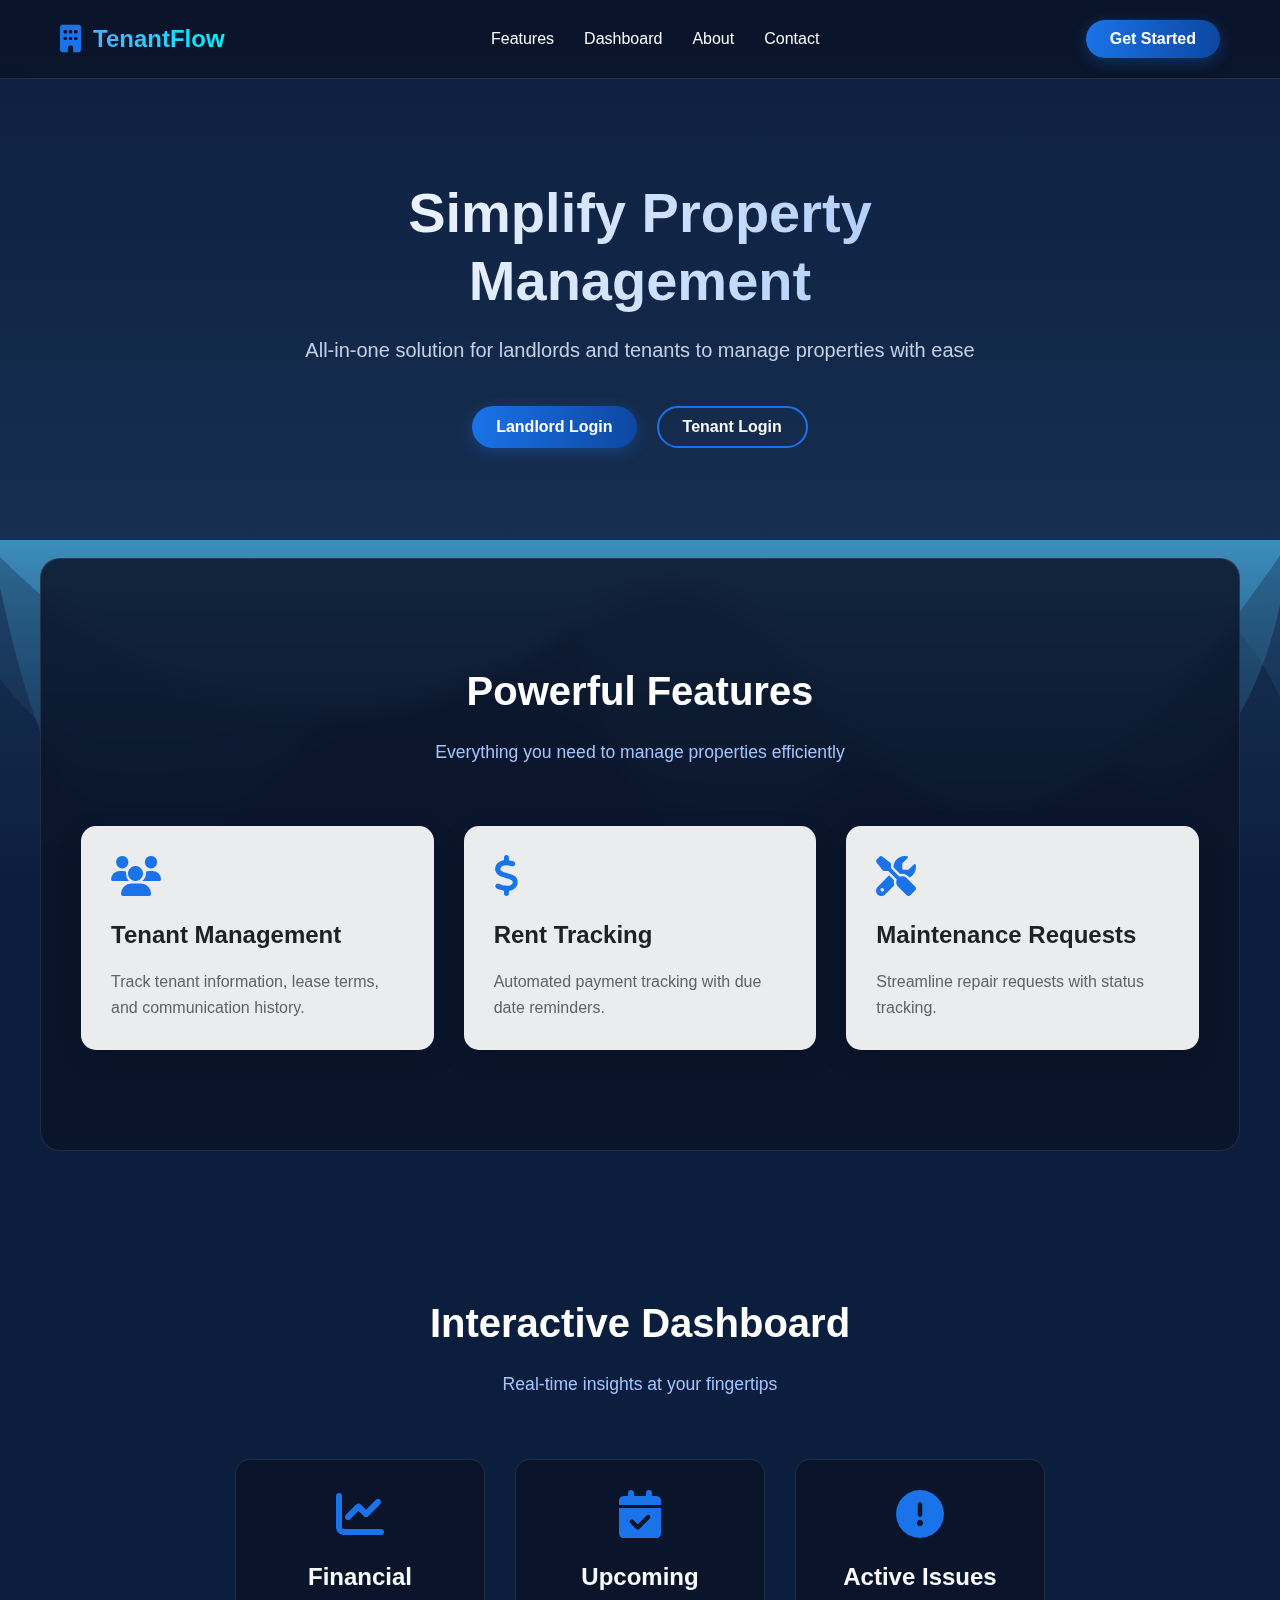
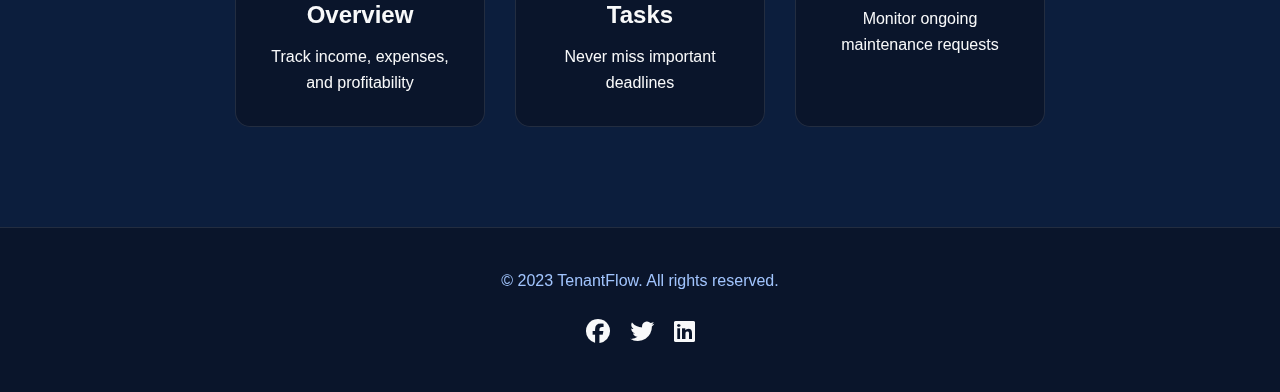
<file: FRONT/index.html>
<!-- index.html -->
<!DOCTYPE html>
<html lang="en">
<head>
    <meta charset="UTF-8">
    <meta name="viewport" content="width=device-width, initial-scale=1.0">
    <title>TenantFlow - Property Management Simplified</title>
    <link rel="stylesheet" href="https://cdnjs.cloudflare.com/ajax/libs/font-awesome/6.4.0/css/all.min.css">
    <link rel="stylesheet" href="styles.css">
</head>
<body>
    <div class="cityscape-bg"></div>
    <div class="cityscape"></div>
    
    <header>
        <div class="container">
            <nav class="navbar">
                <div class="logo">
                    <i class="fas fa-building logo-icon"></i>
                    <span class="logo-text">TenantFlow</span>
                </div>
                <ul class="nav-links">
                    <li><a href="#features">Features</a></li>
                    <li><a href="#dashboard">Dashboard</a></li>
                    <li><a href="#about">About</a></li>
                    <li><a href="#contact">Contact</a></li>
                </ul>
                <button class="cta-button" onclick="window.location.href='login.html'">Get Started</button>
            </nav>
        </div>
    </header>

    <section class="hero">
        <div class="container">
            <h1>Simplify Property Management</h1>
            <p>All-in-one solution for landlords and tenants to manage properties with ease</p>
            <div class="hero-buttons">
                <button class="cta-button" onclick="window.location.href='login.html?user=landlord'">Landlord Login</button>
                <button class="secondary-button" onclick="window.location.href='login.html?user=tenant'">Tenant Login</button>
            </div>
        </div>
    </section>

    <section class="features" id="features">
        <div class="container">
            <div class="section-header">
                <h2 class="section-title">Powerful Features</h2>
                <p class="section-subtitle">Everything you need to manage properties efficiently</p>
            </div>
            <div class="features-grid">
                <div class="feature-card">
                    <i class="fas fa-users feature-icon"></i>
                    <h3>Tenant Management</h3>
                    <p>Track tenant information, lease terms, and communication history.</p>
                </div>
                <div class="feature-card">
                    <i class="fas fa-dollar-sign feature-icon"></i>
                    <h3>Rent Tracking</h3>
                    <p>Automated payment tracking with due date reminders.</p>
                </div>
                <div class="feature-card">
                    <i class="fas fa-tools feature-icon"></i>
                    <h3>Maintenance Requests</h3>
                    <p>Streamline repair requests with status tracking.</p>
                </div>
            </div>
        </div>
    </section>

    <section class="dashboard" id="dashboard">
        <div class="container">
            <div class="section-header">
                <h2 class="section-title">Interactive Dashboard</h2>
                <p class="section-subtitle">Real-time insights at your fingertips</p>
            </div>
            <div class="dashboard-preview">
                <div class="dashboard-card">
                    <i class="fas fa-chart-line"></i>
                    <h3>Financial Overview</h3>
                    <p>Track income, expenses, and profitability</p>
                </div>
                <div class="dashboard-card">
                    <i class="fas fa-calendar-check"></i>
                    <h3>Upcoming Tasks</h3>
                    <p>Never miss important deadlines</p>
                </div>
                <div class="dashboard-card">
                    <i class="fas fa-exclamation-circle"></i>
                    <h3>Active Issues</h3>
                    <p>Monitor ongoing maintenance requests</p>
                </div>
            </div>
        </div>
    </section>

    <footer>
        <div class="container">
            <p>&copy; 2023 TenantFlow. All rights reserved.</p>
            <div class="social-links">
                <a href="#"><i class="fab fa-facebook"></i></a>
                <a href="#"><i class="fab fa-twitter"></i></a>
                <a href="#"><i class="fab fa-linkedin"></i></a>
            </div>
        </div>
    </footer>

    <script src="script.js"></script>
</body>
</html>
</file>
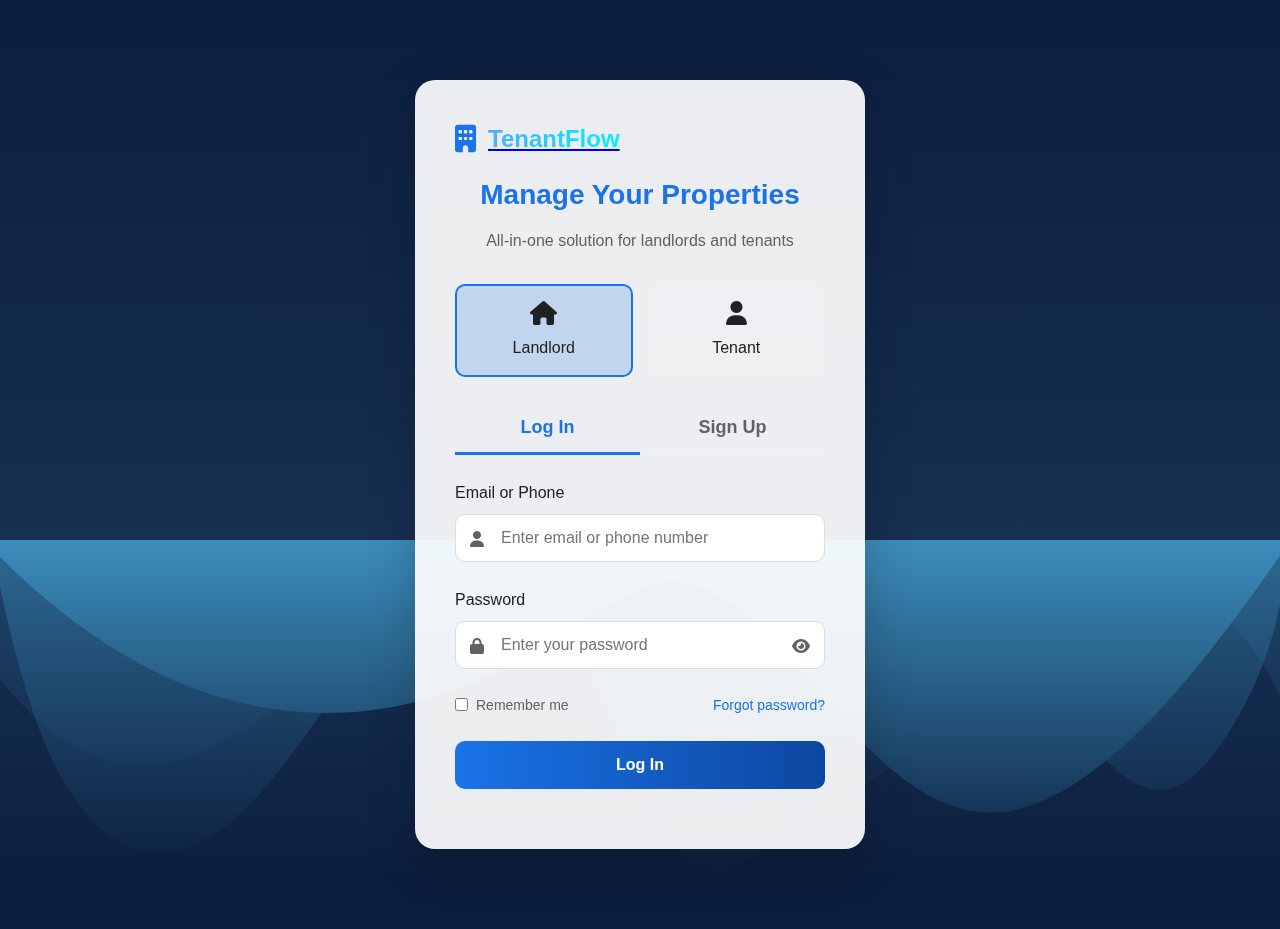
<file: FRONT/complaints.html>
<!DOCTYPE html>
<html lang="en">
<head>
    <meta charset="UTF-8">
    <meta name="viewport" content="width=device-width, initial-scale=1.0">
    <title>Complaints - TenantFlow</title>
    <link rel="stylesheet" href="https://cdnjs.cloudflare.com/ajax/libs/font-awesome/6.4.0/css/all.min.css">
    <link rel="stylesheet" href="dashboard.css">
    <style>
        .complaint-stats {
            display: grid;
            grid-template-columns: repeat(auto-fit, minmax(200px, 1fr));
            gap: 20px;
            margin-bottom: 30px;
        }
        
        .stat-card {
            background: white;
            border-radius: 10px;
            padding: 20px;
            box-shadow: 0 5px 15px rgba(0, 0, 0, 0.05);
            text-align: center;
        }
        
        .stat-card h3 {
            font-size: 24px;
            margin-bottom: 10px;
        }
        
        .stat-card p {
            color: var(--gray);
        }
        
        .priority-high {
            color: var(--danger);
            font-weight: 600;
        }
        
        .priority-medium {
            color: var(--warning);
            font-weight: 600;
        }
        
        .priority-low {
            color: var(--success);
            font-weight: 600;
        }
    </style>
</head>
<body>
    <div class="sidebar">
        <div class="sidebar-header">
            <i class="fas fa-building"></i>
            <h2>TenantFlow</h2>
        </div>
        
        <div class="sidebar-menu">
            <a href="dashboard.html" class="menu-item">
                <i class="fas fa-chart-line"></i>
                <span>Dashboard</span>
            </a>
            <a href="tenants.html" class="menu-item">
                <i class="fas fa-users"></i>
                <span>Tenants</span>
            </a>
            <a href="payments.html" class="menu-item">
                <i class="fas fa-dollar-sign"></i>
                <span>Payments</span>
            </a>
            <a href="complaints.html" class="menu-item active">
                <i class="fas fa-tools"></i>
                <span>Complaints</span>
            </a>
            <a href="reminders.html" class="menu-item">
                <i class="fas fa-bell"></i>
                <span>Reminders</span>
            </a>
            <a href="reports.html" class="menu-item">
                <i class="fas fa-chart-pie"></i>
                <span>Reports</span>
            </a>
            <a href="settings.html" class="menu-item">
                <i class="fas fa-cog"></i>
                <span>Settings</span>
            </a>
            <a href="#" class="menu-item" id="logout-link">
                <i class="fas fa-sign-out-alt"></i>
                <span>Logout</span>
            </a>
        </div>
    </div>

    <div class="main-content">
        <div class="header">
            <div class="search-bar">
                <i class="fas fa-search"></i>
                <input type="text" placeholder="Search complaints...">
            </div>
            
            <div class="user-info">
                <i class="fas fa-bell"></i>
                <div class="notification-badge">7</div>
                <div class="user-avatar">LS</div>
                <span>Landlord Dashboard</span>
            </div>
        </div>

        <div class="content">
            <div class="page-title">
                <h1>Complaints & Maintenance</h1>
                <button class="btn btn-primary">
                    <i class="fas fa-plus"></i> New Complaint
                </button>
            </div>
            
            <div class="complaint-stats">
                <div class="stat-card">
                    <h3>12</h3>
                    <p>Total Complaints</p>
                </div>
                <div class="stat-card">
                    <h3>3</h3>
                    <p>Open Issues</p>
                </div>
                <div class="stat-card">
                    <h3>7.2 days</h3>
                    <p>Avg. Resolution Time</p>
                </div>
            </div>

            <div class="tabs">
                <div class="tab active">All Issues</div>
                <div class="tab">Open</div>
                <div class="tab">Resolved</div>
            </div>

            <div class="table-container">
                <div class="table-header">
                    <h3>Current Issues</h3>
                    <div class="filters">
                        <select>
                            <option>All Categories</option>
                            <option>Plumbing</option>
                            <option>Electrical</option>
                            <option>HVAC</option>
                        </select>
                    </div>
                </div>
                
                <table>
                    <thead>
                        <tr>
                            <th>ID</th>
                            <th>Tenant</th>
                            <th>Unit</th>
                            <th>Issue</th>
                            <th>Date Reported</th>
                            <th>Priority</th>
                            <th>Status</th>
                            <th>Actions</th>
                        </tr>
                    </thead>
                    <tbody>
                        <tr>
                            <td>#COMP-001</td>
                            <td>Sarah Johnson</td>
                            <td>Apt 302</td>
                            <td>Kitchen sink leak</td>
                            <td>Oct 10, 2023</td>
                            <td class="priority-medium">Medium</td>
                            <td><span class="status status-open">Open</span></td>
                            <td>
                                <button class="action-btn edit">Edit</button>
                                <button class="action-btn resolve">Resolve</button>
                            </td>
                        </tr>
                        <tr>
                            <td>#COMP-002</td>
                            <td>Michael Chen</td>
                            <td>Apt 105</td>
                            <td>AC not cooling</td>
                            <td>Oct 8, 2023</td>
                            <td class="priority-high">High</td>
                            <td><span class="status status-open">Open</span></td>
                            <td>
                                <button class="action-btn edit">Edit</button>
                                <button class="action-btn resolve">Resolve</button>
                            </td>
                        </tr>
                        <tr>
                            <td>#COMP-003</td>
                            <td>Robert Davis</td>
                            <td>Apt 208</td>
                            <td>Broken window</td>
                            <td>Oct 5, 2023</td>
                            <td class="priority-medium">Medium</td>
                            <td><span class="status status-resolved">Resolved</span></td>
                            <td>
                                <button class="action-btn edit">Edit</button>
                                <button class="action-btn delete">Delete</button>
                            </td>
                        </tr>
                    </tbody>
                </table>
            </div>
        </div>
    </div>

    <script src="dashboard.js"></script>
</body>
</html>
</file>
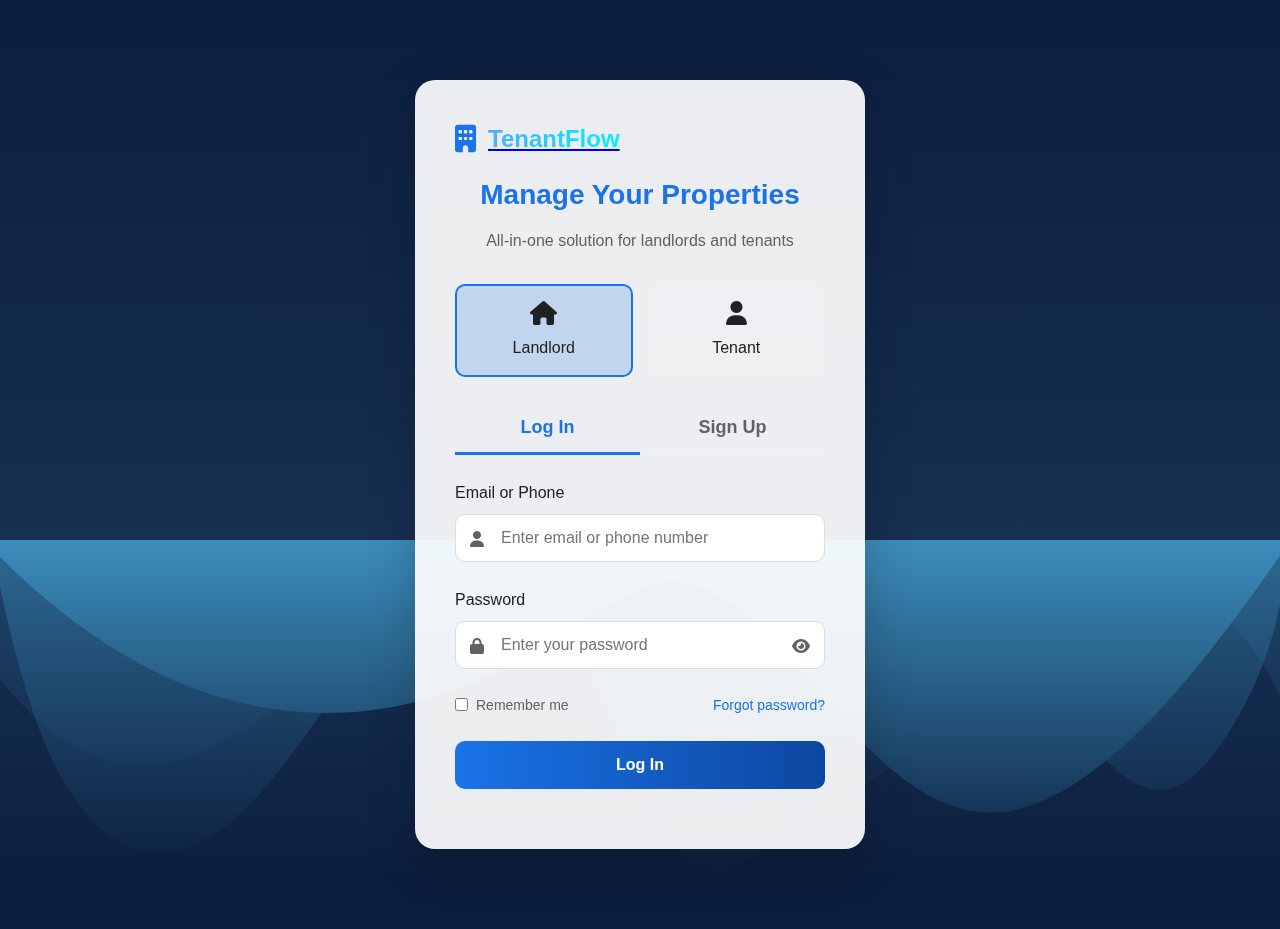
<file: FRONT/login.html>
<!DOCTYPE html>
<html lang="en">
<head>
    <meta charset="UTF-8">
    <meta name="viewport" content="width=device-width, initial-scale=1.0">
    <title>TenantFlow - Login / Signup</title>
    <link rel="stylesheet" href="styles.css">
    <link rel="stylesheet" href="https://cdnjs.cloudflare.com/ajax/libs/font-awesome/6.4.0/css/all.min.css">
    <style>
        .user-type-selector {
            display: flex;
            gap: 15px;
            margin-bottom: 25px;
        }
        
        .user-type-btn {
            flex: 1;
            padding: 15px;
            background: rgba(255, 255, 255, 0.1);
            border: 2px solid transparent;
            border-radius: 10px;
            text-align: center;
            cursor: pointer;
            transition: all 0.3s;
        }
        
        .user-type-btn.active {
            background: rgba(26, 115, 232, 0.2);
            border-color: #1a73e8;
        }
        
        .user-type-btn i {
            font-size: 24px;
            margin-bottom: 10px;
            display: block;
        }
    </style>
</head>
<body>
    <div class="cityscape-bg"></div>
    <div class="cityscape"></div>
    
    <div class="login-container">
        <div class="login-header">
            <a href="index.html" class="logo">
                <i class="fas fa-building logo-icon"></i>
                <span class="logo-text">TenantFlow</span>
            </a>
            <h2 id="login-title">Manage Your Properties</h2>
            <p id="login-subtitle">All-in-one solution for landlords and tenants</p>
        </div>
        
        <div class="user-type-selector">
            <div class="user-type-btn active" id="landlordBtn">
                <i class="fas fa-home"></i>
                <span>Landlord</span>
            </div>
            <div class="user-type-btn" id="tenantBtn">
                <i class="fas fa-user"></i>
                <span>Tenant</span>
            </div>
        </div>
        
        <div class="login-tabs">
            <button class="tab-btn active" id="loginTab">Log In</button>
            <button class="tab-btn" id="signupTab">Sign Up</button>
        </div>
        
        <form class="login-form active" id="loginForm">
            <input type="hidden" id="userType" value="landlord">
            
            <div class="form-group">
                <label for="email">Email or Phone</label>
                <input type="text" id="email" placeholder="Enter email or phone number" required>
                <i class="fas fa-user"></i>
            </div>
            
            <div class="form-group">
                <label for="password">Password</label>
                <input type="password" id="password" placeholder="Enter your password" required>
                <i class="fas fa-lock"></i>
                <i class="fas fa-eye toggle-password" id="togglePassword"></i>
            </div>
            
            <div class="form-options">
                <label>
                    <input type="checkbox" id="remember"> Remember me
                </label>
                <a href="#">Forgot password?</a>
            </div>
            
            <button type="submit" class="auth-btn">Log In</button>
        </form>
        
        <form class="login-form" id="signupForm">
            <input type="hidden" id="signupUserType" value="landlord">
            
            <div class="form-group">
                <label for="fullName">Full Name</label>
                <input type="text" id="fullName" placeholder="Enter your full name" required>
                <i class="fas fa-user"></i>
            </div>
            
            <div class="form-group">
                <label for="signupEmail">Email Address</label>
                <input type="email" id="signupEmail" placeholder="Enter your email" required>
                <i class="fas fa-envelope"></i>
            </div>
            
            <div class="form-group">
                <label for="phone">Phone Number</label>
                <input type="tel" id="phone" placeholder="Enter your phone number" required>
                <i class="fas fa-phone"></i>
            </div>
            
            <div class="form-group">
                <label for="signupPassword">Password</label>
                <input type="password" id="signupPassword" placeholder="Create a password" required>
                <i class="fas fa-lock"></i>
                <i class="fas fa-eye toggle-password" id="toggleSignupPassword"></i>
            </div>
            
            <div class="form-group">
                <label for="confirmPassword">Confirm Password</label>
                <input type="password" id="confirmPassword" placeholder="Confirm your password" required>
                <i class="fas fa-lock"></i>
                <i class="fas fa-eye toggle-password" id="toggleConfirmPassword"></i>
            </div>
            
            <div class="form-terms">
                <label>
                    <input type="checkbox" id="terms" required> 
                    I agree to the <a href="#">Terms of Service</a> and <a href="#">Privacy Policy</a>
                </label>
            </div>
            
            <button type="submit" class="auth-btn">Create Account</button>
            
            <div class="login-redirect">
                Already have an account? <a href="#" id="goToLogin">Log in</a>
            </div>
        </form>
    </div>
    
    <script src="script.js"></script>
    <script>
        // User type selection
        const landlordBtn = document.getElementById('landlordBtn');
        const tenantBtn = document.getElementById('tenantBtn');
        const userTypeInput = document.getElementById('userType');
        const signupUserTypeInput = document.getElementById('signupUserType');
        const loginTitle = document.getElementById('login-title');
        const loginSubtitle = document.getElementById('login-subtitle');
        
        landlordBtn.addEventListener('click', function() {
            landlordBtn.classList.add('active');
            tenantBtn.classList.remove('active');
            userTypeInput.value = 'landlord';
            signupUserTypeInput.value = 'landlord';
            loginTitle.textContent = 'Landlord Portal';
            loginSubtitle.textContent = 'Manage your rental properties';
        });
        
        tenantBtn.addEventListener('click', function() {
            tenantBtn.classList.add('active');
            landlordBtn.classList.remove('active');
            userTypeInput.value = 'tenant';
            signupUserTypeInput.value = 'tenant';
            loginTitle.textContent = 'Tenant Portal';
            loginSubtitle.textContent = 'Manage your rental experience';
        });
        
        // Login form submission
        document.getElementById('loginForm').addEventListener('submit', function(e) {
            e.preventDefault();
            const email = document.getElementById('email').value;
            const password = document.getElementById('password').value;
            const userType = userTypeInput.value;
            
            if (email && password) {
                localStorage.setItem('isLoggedIn', 'true');
                
                if(userType === 'tenant') {
                    window.location.href = 'tenant-dashboard.html';
                } else {
                    window.location.href = 'dashboard.html';
                }
            } else {
                alert('Please fill in all fields');
            }
        });
        
        // Signup form submission
        document.getElementById('signupForm').addEventListener('submit', function(e) {
            e.preventDefault();
            const fullName = document.getElementById('fullName').value;
            const email = document.getElementById('signupEmail').value;
            const phone = document.getElementById('phone').value;
            const password = document.getElementById('signupPassword').value;
            const confirmPassword = document.getElementById('confirmPassword').value;
            const userType = signupUserTypeInput.value;
            
            if (password !== confirmPassword) {
                alert('Passwords do not match');
                return;
            }
            
            if (fullName && email && phone && password) {
                localStorage.setItem('isLoggedIn', 'true');
                
                if(userType === 'tenant') {
                    window.location.href = 'tenant-dashboard.html';
                } else {
                    window.location.href = 'dashboard.html';
                }
            } else {
                alert('Please fill in all fields');
            }
        });
    </script>
</body>
</html>
</file>
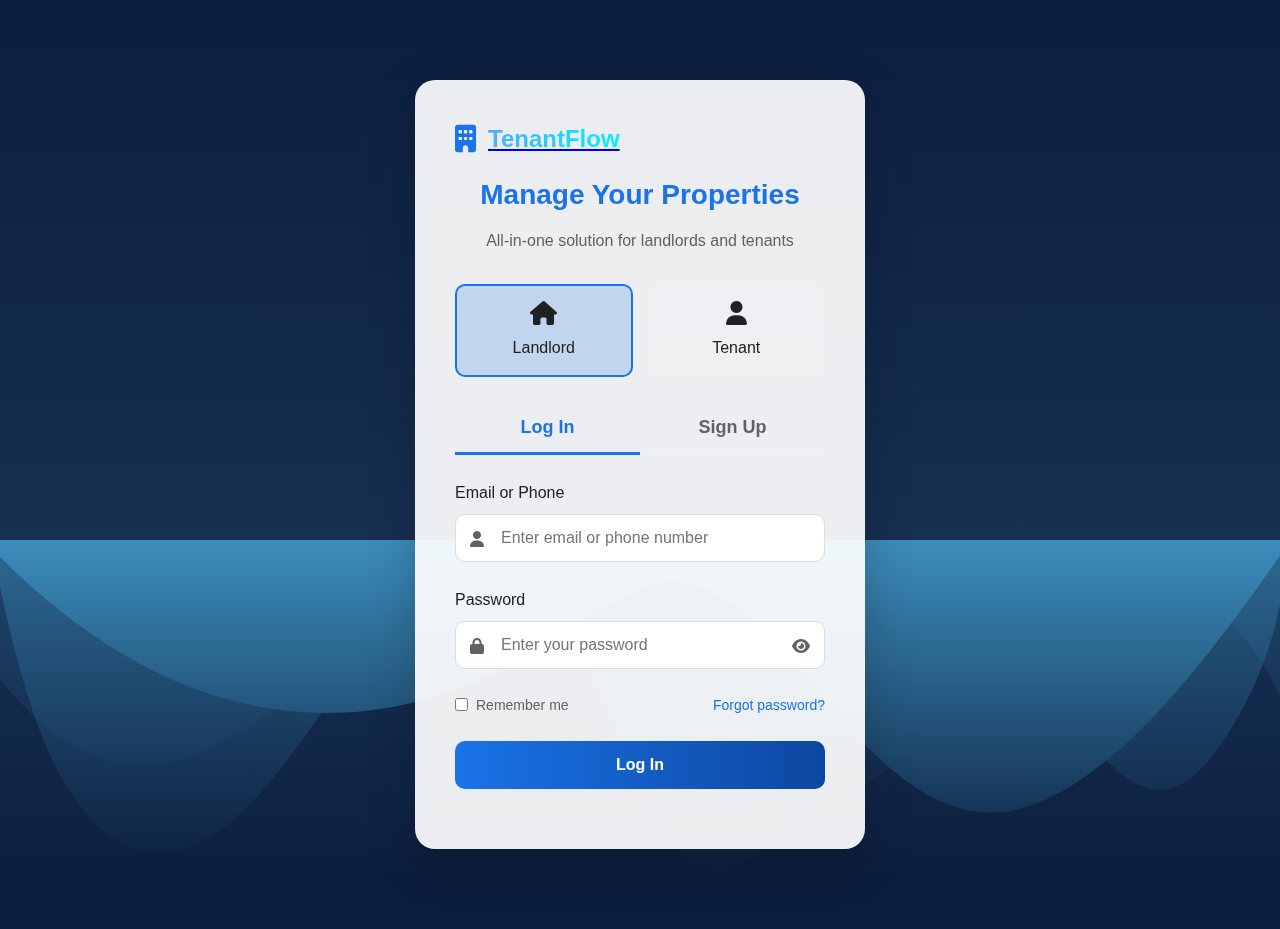
<file: FRONT/payments.html>
<!DOCTYPE html>
<html lang="en">
<head>
    <meta charset="UTF-8">
    <meta name="viewport" content="width=device-width, initial-scale=1.0">
    <title>Payments - TenantFlow</title>
    <link rel="stylesheet" href="https://cdnjs.cloudflare.com/ajax/libs/font-awesome/6.4.0/css/all.min.css">
    <link rel="stylesheet" href="dashboard.css">
    <style>
        .payment-summary {
            display: grid;
            grid-template-columns: repeat(auto-fit, minmax(200px, 1fr));
            gap: 20px;
            margin-bottom: 30px;
        }
        
        .summary-card {
            background: white;
            border-radius: 10px;
            padding: 20px;
            box-shadow: 0 5px 15px rgba(0, 0, 0, 0.05);
            text-align: center;
        }
        
        .summary-card h3 {
            font-size: 24px;
            margin-bottom: 10px;
        }
        
        .summary-card p {
            color: var(--gray);
        }
        
        .payment-actions {
            display: flex;
            gap: 10px;
            margin-bottom: 20px;
        }
    </style>
</head>
<body>
    <div class="sidebar">
        <div class="sidebar-header">
            <i class="fas fa-building"></i>
            <h2>TenantFlow</h2>
        </div>
        
        <div class="sidebar-menu">
            <a href="dashboard.html" class="menu-item">
                <i class="fas fa-chart-line"></i>
                <span>Dashboard</span>
            </a>
            <a href="tenants.html" class="menu-item">
                <i class="fas fa-users"></i>
                <span>Tenants</span>
            </a>
            <a href="payments.html" class="menu-item active">
                <i class="fas fa-dollar-sign"></i>
                <span>Payments</span>
            </a>
            <a href="complaints.html" class="menu-item">
                <i class="fas fa-tools"></i>
                <span>Complaints</span>
            </a>
            <a href="reminders.html" class="menu-item">
                <i class="fas fa-bell"></i>
                <span>Reminders</span>
            </a>
            <a href="reports.html" class="menu-item">
                <i class="fas fa-chart-pie"></i>
                <span>Reports</span>
            </a>
            <a href="settings.html" class="menu-item">
                <i class="fas fa-cog"></i>
                <span>Settings</span>
            </a>
            <a href="#" class="menu-item" id="logout-link">
                <i class="fas fa-sign-out-alt"></i>
                <span>Logout</span>
            </a>
        </div>
    </div>

    <div class="main-content">
        <div class="header">
            <div class="search-bar">
                <i class="fas fa-search"></i>
                <input type="text" placeholder="Search payments...">
            </div>
            
            <div class="user-info">
                <i class="fas fa-bell"></i>
                <div class="notification-badge">3</div>
                <div class="user-avatar">LS</div>
                <span>Landlord Dashboard</span>
            </div>
        </div>

        <div class="content">
            <div class="page-title">
                <h1>Rent Payments</h1>
                <button class="btn btn-primary">
                    <i class="fas fa-plus"></i> Record Payment
                </button>
            </div>
            
            <div class="payment-summary">
                <div class="summary-card">
                    <h3>$18,420</h3>
                    <p>Total Collected</p>
                </div>
                <div class="summary-card">
                    <h3>$4,200</h3>
                    <p>Pending Payments</p>
                </div>
                <div class="summary-card">
                    <h3>95%</h3>
                    <p>Collection Rate</p>
                </div>
            </div>
            
            <div class="payment-actions">
                <button class="btn btn-outline">
                    <i class="fas fa-download"></i> Export
                </button>
                <button class="btn btn-outline">
                    <i class="fas fa-filter"></i> Filter
                </button>
            </div>

            <div class="tabs">
                <div class="tab active">All Payments</div>
                <div class="tab">Pending</div>
                <div class="tab">Overdue</div>
            </div>

            <div class="table-container">
                <div class="table-header">
                    <h3>Payment History</h3>
                    <div class="filters">
                        <select>
                            <option>Last 30 Days</option>
                            <option>Last 60 Days</option>
                            <option>All Time</option>
                        </select>
                    </div>
                </div>
                
                <table>
                    <thead>
                        <tr>
                            <th>Tenant</th>
                            <th>Unit</th>
                            <th>Amount</th>
                            <th>Date</th>
                            <th>Due Date</th>
                            <th>Method</th>
                            <th>Status</th>
                        </tr>
                    </thead>
                    <tbody>
                        <tr>
                            <td>Sarah Johnson</td>
                            <td>Apt 302</td>
                            <td>$1,250</td>
                            <td>Oct 5, 2023</td>
                            <td>Oct 5, 2023</td>
                            <td>Bank Transfer</td>
                            <td><span class="status status-paid">Paid</span></td>
                        </tr>
                        <tr>
                            <td>Michael Chen</td>
                            <td>Apt 105</td>
                            <td>$1,100</td>
                            <td>Oct 3, 2023</td>
                            <td>Oct 5, 2023</td>
                            <td>Credit Card</td>
                            <td><span class="status status-paid">Paid</span></td>
                        </tr>
                        <tr>
                            <td>Robert Davis</td>
                            <td>Apt 208</td>
                            <td>$1,350</td>
                            <td>-</td>
                            <td>Oct 5, 2023</td>
                            <td>-</td>
                            <td><span class="status status-overdue">Overdue</span></td>
                        </tr>
                    </tbody>
                </table>
            </div>
        </div>
    </div>

    <script src="dashboard.js"></script>
</body>
</html>
</file>
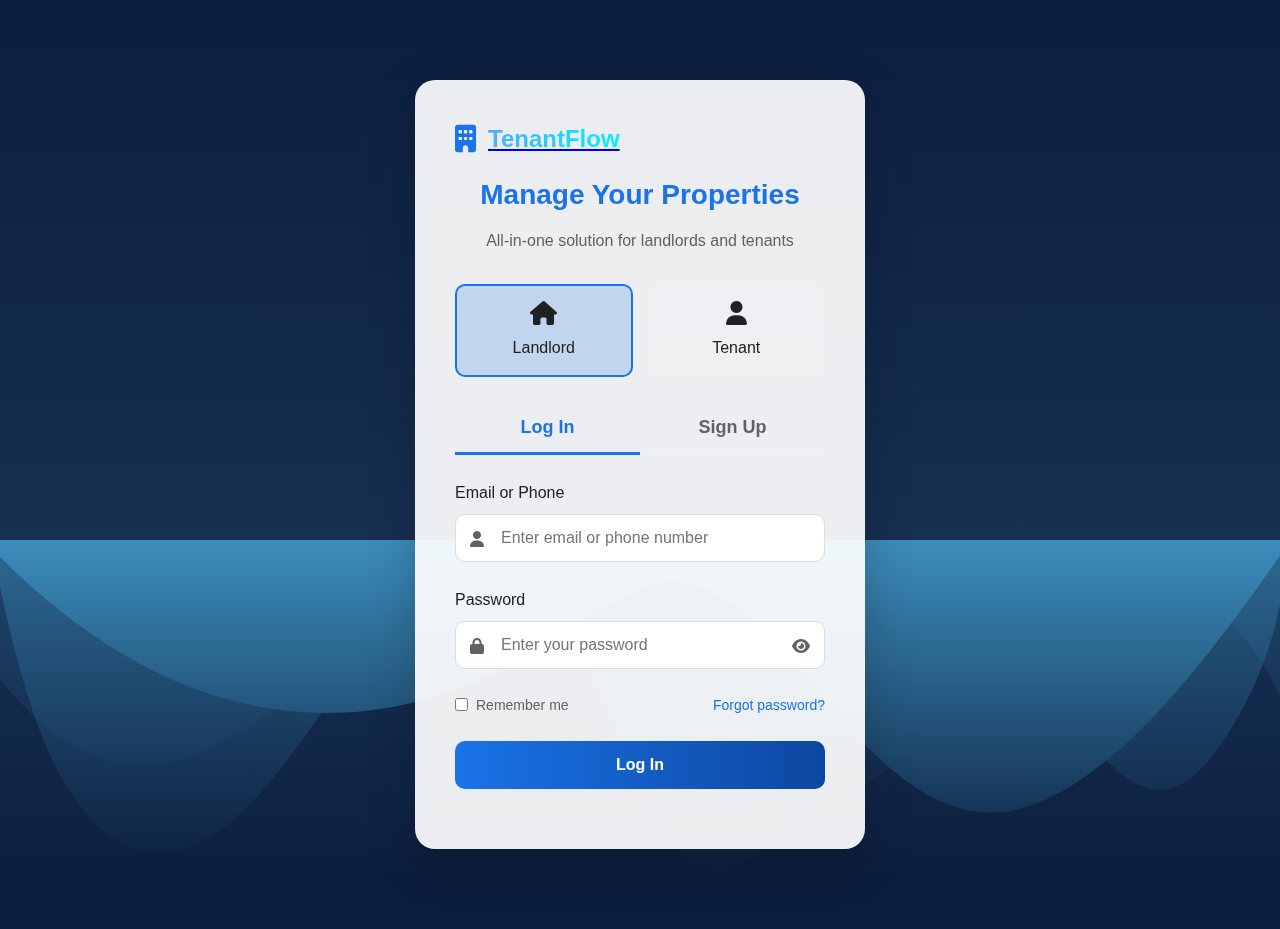
<file: FRONT/reminders.html>
<!DOCTYPE html>
<html lang="en">
<head>
    <meta charset="UTF-8">
    <meta name="viewport" content="width=device-width, initial-scale=1.0">
    <title>Reminders - TenantFlow</title>
    <link rel="stylesheet" href="https://cdnjs.cloudflare.com/ajax/libs/font-awesome/6.4.0/css/all.min.css">
    <link rel="stylesheet" href="dashboard.css">
    <style>
        .reminder-types {
            display: flex;
            gap: 10px;
            margin-bottom: 20px;
        }
        
        .type-card {
            background: white;
            border-radius: 10px;
            padding: 15px;
            box-shadow: 0 5px 15px rgba(0, 0, 0, 0.05);
            flex: 1;
            text-align: center;
            cursor: pointer;
            transition: all 0.3s;
        }
        
        .type-card:hover {
            transform: translateY(-5px);
            box-shadow: 0 8px 20px rgba(0, 0, 0, 0.1);
        }
        
        .type-card.active {
            border: 2px solid var(--primary);
        }
        
        .reminder-form {
            background: white;
            border-radius: 10px;
            padding: 20px;
            box-shadow: 0 5px 15px rgba(0, 0, 0, 0.05);
            margin-bottom: 20px;
        }
        
        .form-group {
            margin-bottom: 15px;
        }
        
        .form-group label {
            display: block;
            margin-bottom: 8px;
            font-weight: 600;
        }
        
        .form-group input, .form-group select, .form-group textarea {
            width: 100%;
            padding: 10px;
            border-radius: 5px;
            border: 1px solid var(--light-gray);
        }
    </style>
</head>
<body>
    <div class="sidebar">
        <div class="sidebar-header">
            <i class="fas fa-building"></i>
            <h2>TenantFlow</h2>
        </div>
        
        <div class="sidebar-menu">
            <a href="dashboard.html" class="menu-item">
                <i class="fas fa-chart-line"></i>
                <span>Dashboard</span>
            </a>
            <a href="tenants.html" class="menu-item">
                <i class="fas fa-users"></i>
                <span>Tenants</span>
            </a>
            <a href="payments.html" class="menu-item">
                <i class="fas fa-dollar-sign"></i>
                <span>Payments</span>
            </a>
            <a href="complaints.html" class="menu-item">
                <i class="fas fa-tools"></i>
                <span>Complaints</span>
            </a>
            <a href="reminders.html" class="menu-item active">
                <i class="fas fa-bell"></i>
                <span>Reminders</span>
            </a>
            <a href="reports.html" class="menu-item">
                <i class="fas fa-chart-pie"></i>
                <span>Reports</span>
            </a>
            <a href="settings.html" class="menu-item">
                <i class="fas fa-cog"></i>
                <span>Settings</span>
            </a>
            <a href="#" class="menu-item" id="logout-link">
                <i class="fas fa-sign-out-alt"></i>
                <span>Logout</span>
            </a>
        </div>
    </div>

    <div class="main-content">
        <div class="header">
            <div class="search-bar">
                <i class="fas fa-search"></i>
                <input type="text" placeholder="Search reminders...">
            </div>
            
            <div class="user-info">
                <i class="fas fa-bell"></i>
                <div class="notification-badge">2</div>
                <div class="user-avatar">LS</div>
                <span>Landlord Dashboard</span>
            </div>
        </div>

        <div class="content">
            <div class="page-title">
                <h1>Reminders & Notifications</h1>
                <button class="btn btn-primary">
                    <i class="fas fa-plus"></i> Create Reminder
                </button>
            </div>
            
            <div class="reminder-types">
                <div class="type-card active">
                    <i class="fas fa-file-invoice-dollar"></i>
                    <h4>Rent Due</h4>
                </div>
                <div class="type-card">
                    <i class="fas fa-tools"></i>
                    <h4>Maintenance</h4>
                </div>
                <div class="type-card">
                    <i class="fas fa-file-contract"></i>
                    <h4>Lease Renewal</h4>
                </div>
                <div class="type-card">
                    <i class="fas fa-calendar-check"></i>
                    <h4>Inspection</h4>
                </div>
            </div>
            
            <div class="reminder-form">
                <h3>Create New Reminder</h3>
                <div class="form-group">
                    <label>Reminder Type</label>
                    <select>
                        <option>Rent Due</option>
                        <option>Maintenance</option>
                        <option>Lease Renewal</option>
                        <option>Inspection</option>
                    </select>
                </div>
                <div class="form-group">
                    <label>Recipient</label>
                    <select>
                        <option>All Tenants</option>
                        <option>Specific Tenant</option>
                        <option>Building A</option>
                        <option>Building B</option>
                    </select>
                </div>
                <div class="form-group">
                    <label>Message</label>
                    <textarea rows="4" placeholder="Enter reminder message..."></textarea>
                </div>
                <div class="form-group">
                    <label>Send Date & Time</label>
                    <input type="datetime-local">
                </div>
                <button class="btn btn-primary">Schedule Reminder</button>
            </div>

            <div class="tabs">
                <div class="tab active">Upcoming</div>
                <div class="tab">Sent</div>
                <div class="tab">Templates</div>
            </div>

            <div class="table-container">
                <div class="table-header">
                    <h3>Scheduled Reminders</h3>
                    <div class="filters">
                        <select>
                            <option>All Types</option>
                            <option>Rent Due</option>
                            <option>Maintenance</option>
                            <option>Lease Renewal</option>
                        </select>
                    </div>
                </div>
                
                <table>
                    <thead>
                        <tr>
                            <th>Type</th>
                            <th>Recipient</th>
                            <th>Message</th>
                            <th>Scheduled Date</th>
                            <th>Status</th>
                            <th>Actions</th>
                        </tr>
                    </thead>
                    <tbody>
                        <tr>
                            <td>Rent Due</td>
                            <td>Robert Davis (Apt 208)</td>
                            <td>Friendly reminder: Rent payment for October is due in 3 days</td>
                            <td>Oct 2, 2023</td>
                            <td><span class="status status-pending">Scheduled</span></td>
                            <td>
                                <button class="action-btn edit">Edit</button>
                                <button class="action-btn delete">Cancel</button>
                            </td>
                        </tr>
                        <tr>
                            <td>Lease Renewal</td>
                            <td>Michael Chen (Apt 105)</td>
                            <td>Your lease agreement is expiring in 60 days. Please contact us to renew</td>
                            <td>Oct 15, 2023</td>
                            <td><span class="status status-pending">Scheduled</span></td>
                            <td>
                                <button class="action-btn edit">Edit</button>
                                <button class="action-btn delete">Cancel</button>
                            </td>
                        </tr>
                        <tr>
                            <td>Maintenance</td>
                            <td>Sarah Johnson (Apt 302)</td>
                            <td>Reminder: Annual HVAC maintenance scheduled for Oct 20</td>
                            <td>Oct 18, 2023</td>
                            <td><span class="status status-pending">Scheduled</span></td>
                            <td>
                                <button class="action-btn edit">Edit</button>
                                <button class="action-btn delete">Cancel</button>
                            </td>
                        </tr>
                    </tbody>
                </table>
            </div>
        </div>
    </div>

    <script src="dashboard.js"></script>
</body>
</html>
</file>
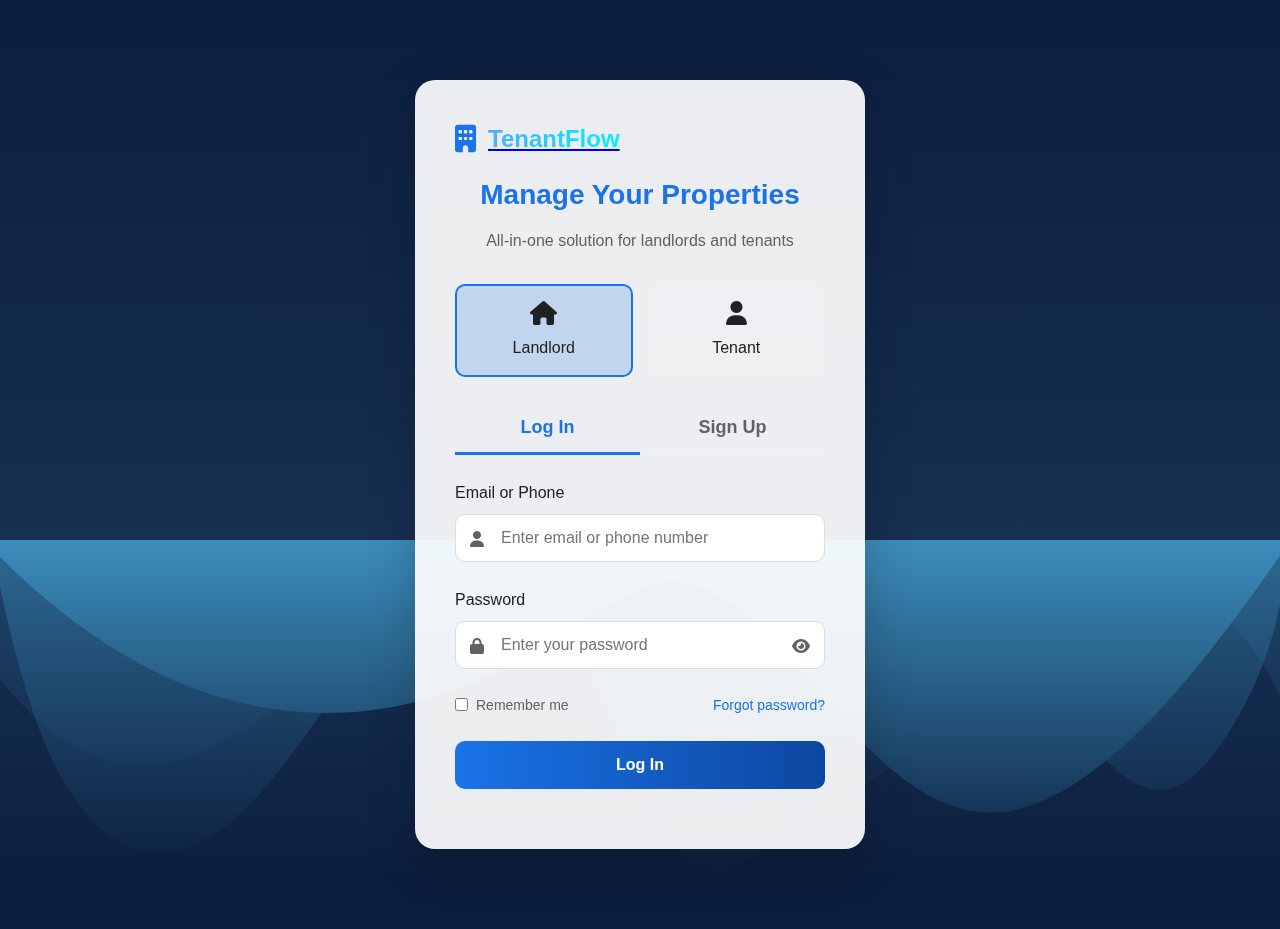
<file: FRONT/settings.html>
<!DOCTYPE html>
<html lang="en">
<head>
    <meta charset="UTF-8">
    <meta name="viewport" content="width=device-width, initial-scale=1.0">
    <title>Settings - TenantFlow</title>
    <link rel="stylesheet" href="https://cdnjs.cloudflare.com/ajax/libs/font-awesome/6.4.0/css/all.min.css">
    <link rel="stylesheet" href="dashboard.css">
    <style>
        .settings-container {
            display: grid;
            grid-template-columns: 250px 1fr;
            gap: 30px;
        }
        
        .settings-menu {
            background: white;
            border-radius: 10px;
            padding: 20px;
            box-shadow: 0 5px 15px rgba(0, 0, 0, 0.05);
            height: fit-content;
        }
        
        .settings-menu-item {
            padding: 12px 15px;
            border-radius: 5px;
            cursor: pointer;
            margin-bottom: 5px;
            transition: all 0.3s;
        }
        
        .settings-menu-item:hover, .settings-menu-item.active {
            background: rgba(67, 97, 238, 0.1);
            color: var(--primary);
        }
        
        .settings-content {
            background: white;
            border-radius: 10px;
            padding: 30px;
            box-shadow: 0 5px 15px rgba(0, 0, 0, 0.05);
        }
        
        .settings-section {
            display: none;
        }
        
        .settings-section.active {
            display: block;
        }
        
        .form-group {
            margin-bottom: 20px;
        }
        
        .form-group label {
            display: block;
            margin-bottom: 8px;
            font-weight: 600;
        }
        
        .form-group input, .form-group select, .form-group textarea {
            width: 100%;
            padding: 12px;
            border-radius: 5px;
            border: 1px solid var(--light-gray);
        }
        
        .form-row {
            display: grid;
            grid-template-columns: 1fr 1fr;
            gap: 20px;
        }
        
        .notification-item {
            display: flex;
            justify-content: space-between;
            align-items: center;
            padding: 15px 0;
            border-bottom: 1px solid var(--light-gray);
        }
    </style>
</head>
<body>
    <div class="sidebar">
        <div class="sidebar-header">
            <i class="fas fa-building"></i>
            <h2>TenantFlow</h2>
        </div>
        
        <div class="sidebar-menu">
            <a href="dashboard.html" class="menu-item">
                <i class="fas fa-chart-line"></i>
                <span>Dashboard</span>
            </a>
            <a href="tenants.html" class="menu-item">
                <i class="fas fa-users"></i>
                <span>Tenants</span>
            </a>
            <a href="payments.html" class="menu-item">
                <i class="fas fa-dollar-sign"></i>
                <span>Payments</span>
            </a>
            <a href="complaints.html" class="menu-item">
                <i class="fas fa-tools"></i>
                <span>Complaints</span>
            </a>
            <a href="reminders.html" class="menu-item">
                <i class="fas fa-bell"></i>
                <span>Reminders</span>
            </a>
            <a href="reports.html" class="menu-item">
                <i class="fas fa-chart-pie"></i>
                <span>Reports</span>
            </a>
            <a href="settings.html" class="menu-item active">
                <i class="fas fa-cog"></i>
                <span>Settings</span>
            </a>
            <a href="#" class="menu-item" id="logout-link">
                <i class="fas fa-sign-out-alt"></i>
                <span>Logout</span>
            </a>
        </div>
    </div>

    <div class="main-content">
        <div class="header">
            <div class="search-bar">
                <i class="fas fa-search"></i>
                <input type="text" placeholder="Search settings...">
            </div>
            
            <div class="user-info">
                <i class="fas fa-bell"></i>
                <div class="notification-badge">4</div>
                <div class="user-avatar">LS</div>
                <span>Landlord Dashboard</span>
            </div>
        </div>

        <div class="content">
            <div class="page-title">
                <h1>System Settings</h1>
            </div>
            
            <div class="settings-container">
                <div class="settings-menu">
                    <div class="settings-menu-item active" data-target="profile">Profile</div>
                    <div class="settings-menu-item" data-target="properties">Properties</div>
                    <div class="settings-menu-item" data-target="notifications">Notifications</div>
                    <div class="settings-menu-item" data-target="security">Security</div>
                    <div class="settings-menu-item" data-target="billing">Billing</div>
                    <div class="settings-menu-item" data-target="integrations">Integrations</div>
                </div>
                
                <div class="settings-content">
                    <div id="profile" class="settings-section active">
                        <h3>Profile Settings</h3>
                        <div class="form-row">
                            <div class="form-group">
                                <label>First Name</label>
                                <input type="text" value="Lisa">
                            </div>
                            <div class="form-group">
                                <label>Last Name</label>
                                <input type="text" value="Smith">
                            </div>
                        </div>
                        <div class="form-group">
                            <label>Email</label>
                            <input type="email" value="lisa@example.com">
                        </div>
                        <div class="form-group">
                            <label>Phone</label>
                            <input type="tel" value="(555) 123-4567">
                        </div>
                        <div class="form-group">
                            <label>Company</label>
                            <input type="text" value="Smith Properties">
                        </div>
                        <button class="btn btn-primary">Update Profile</button>
                    </div>
                    
                    <div id="properties" class="settings-section">
                        <h3>Property Management</h3>
                        <div class="form-group">
                            <label>Default Currency</label>
                            <select>
                                <option>US Dollar ($)</option>
                                <option>Euro (€)</option>
                                <option>British Pound (£)</option>
                            </select>
                        </div>
                        <div class="form-group">
                            <label>Late Fee Policy</label>
                            <textarea rows="3">5% of rent amount after 5 days grace period</textarea>
                        </div>
                        <div class="form-group">
                            <label>Lease Template</label>
                            <select>
                                <option>Standard Residential Lease</option>
                                <option>Month-to-Month Agreement</option>
                                <option>Commercial Lease</option>
                            </select>
                        </div>
                        <button class="btn btn-primary">Save Settings</button>
                    </div>
                    
                    <div id="notifications" class="settings-section">
                        <h3>Notification Preferences</h3>
                        <div class="notification-item">
                            <div>
                                <strong>Rent Payment Reminders</strong>
                                <p>Send reminders to tenants before rent is due</p>
                            </div>
                            <div class="form-group">
                                <select>
                                    <option>Email</option>
                                    <option>SMS</option>
                                    <option>Both</option>
                                    <option>None</option>
                                </select>
                            </div>
                        </div>
                        <div class="notification-item">
                            <div>
                                <strong>Maintenance Requests</strong>
                                <p>Notify me when tenants submit maintenance requests</p>
                            </div>
                            <div class="form-group">
                                <select>
                                    <option>Email</option>
                                    <option>SMS</option>
                                    <option>Both</option>
                                    <option>None</option>
                                </select>
                            </div>
                        </div>
                        <div class="notification-item">
                            <div>
                                <strong>Overdue Payments</strong>
                                <p>Alert me when rent payments are overdue</p>
                            </div>
                            <div class="form-group">
                                <select>
                                    <option>Email</option>
                                    <option>SMS</option>
                                    <option>Both</option>
                                    <option>None</option>
                                </select>
                            </div>
                        </div>
                        <button class="btn btn-primary">Update Preferences</button>
                    </div>
                    
                    <div id="security" class="settings-section">
                        <h3>Security Settings</h3>
                        <div class="form-group">
                            <label>Current Password</label>
                            <input type="password">
                        </div>
                        <div class="form-row">
                            <div class="form-group">
                                <label>New Password</label>
                                <input type="password">
                            </div>
                            <div class="form-group">
                                <label>Confirm New Password</label>
                                <input type="password">
                            </div>
                        </div>
                        <div class="form-group">
                            <label>Two-Factor Authentication</label>
                            <select>
                                <option>Disabled</option>
                                <option>Enabled (SMS)</option>
                                <option>Enabled (Authenticator App)</option>
                            </select>
                        </div>
                        <button class="btn btn-primary">Update Security</button>
                    </div>
                </div>
            </div>
        </div>
    </div>

    <script src="dashboard.js"></script>
    <script>
        // Settings menu navigation
        document.querySelectorAll('.settings-menu-item').forEach(item => {
            item.addEventListener('click', function() {
                const target = this.getAttribute('data-target');
                
                // Update active menu item
                document.querySelectorAll('.settings-menu-item').forEach(i => {
                    i.classList.remove('active');
                });
                this.classList.add('active');
                
                // Show corresponding section
                document.querySelectorAll('.settings-section').forEach(section => {
                    section.classList.remove('active');
                });
                document.getElementById(target).classList.add('active');
            });
        });
    </script>
</body>
</html>
</file>
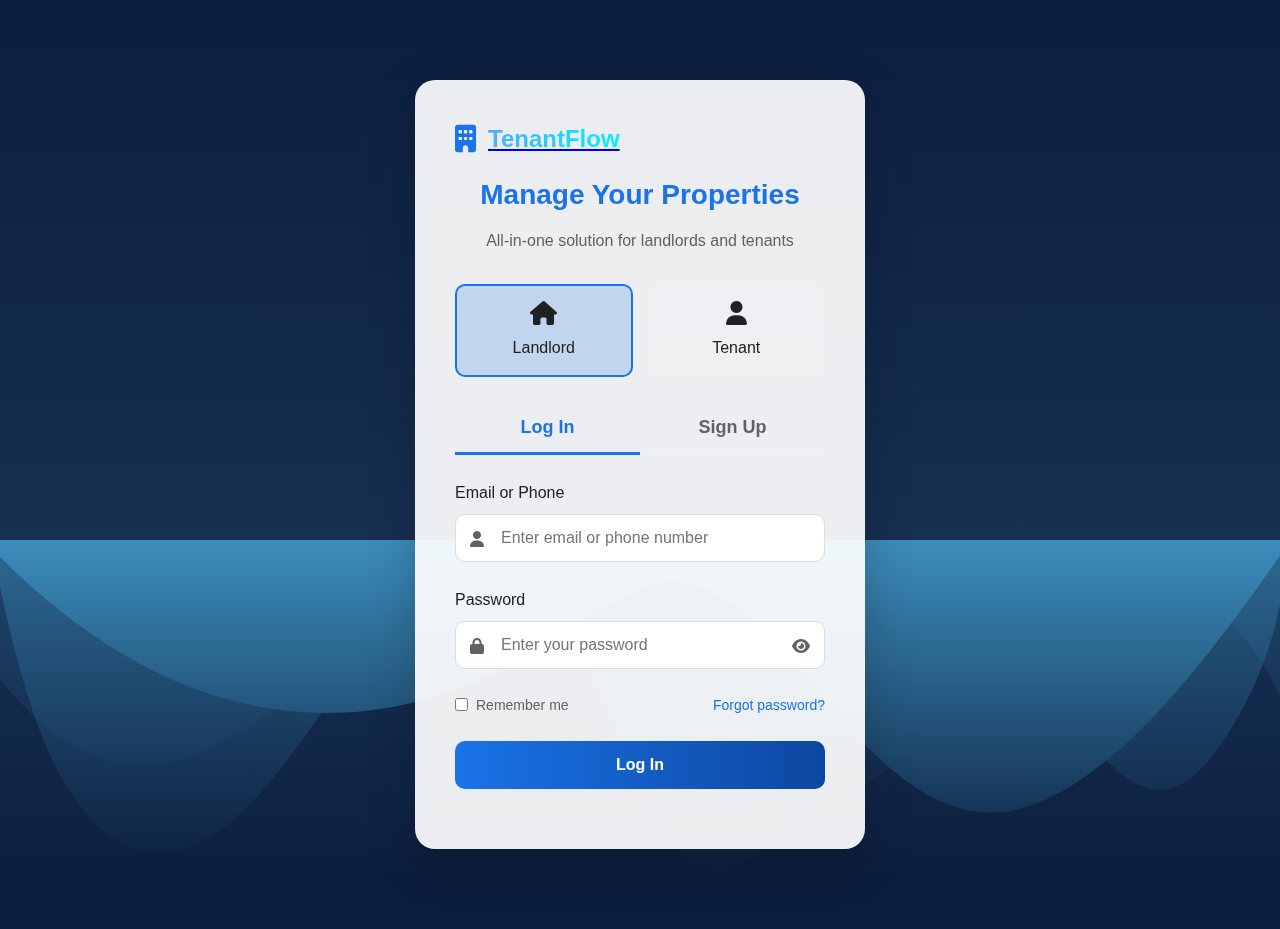
<file: FRONT/tenant-dashboard.html>
<!DOCTYPE html>
<html lang="en">
<head>
    <meta charset="UTF-8">
    <meta name="viewport" content="width=device-width, initial-scale=1.0">
    <title>TenantFlow - Tenant Portal</title>
    <link rel="stylesheet" href="https://cdnjs.cloudflare.com/ajax/libs/font-awesome/6.4.0/css/all.min.css">
    <link rel="stylesheet" href="dashboard.css">
    <style>
        .feature-card {
            background: white;
            border-radius: 10px;
            padding: 25px;
            box-shadow: 0 5px 15px rgba(0, 0, 0, 0.05);
            text-align: center;
            transition: all 0.3s;
            cursor: pointer;
        }
        
        .feature-card:hover {
            transform: translateY(-5px);
            box-shadow: 0 8px 20px rgba(0, 0, 0, 0.1);
        }
        
        .feature-card i {
            font-size: 36px;
            color: var(--primary);
            margin-bottom: 15px;
        }
        
        .features-grid {
            display: grid;
            grid-template-columns: repeat(auto-fit, minmax(300px, 1fr));
            gap: 20px;
            margin: 30px 0;
        }
        
        .maintenance-form {
            background: white;
            border-radius: 10px;
            padding: 25px;
            box-shadow: 0 5px 15px rgba(0, 0, 0, 0.05);
            margin-top: 20px;
        }
        
        .form-group {
            margin-bottom: 20px;
        }
        
        .form-group label {
            display: block;
            margin-bottom: 8px;
            font-weight: 600;
        }
        
        .form-group input, 
        .form-group select, 
        .form-group textarea {
            width: 100%;
            padding: 12px;
            border-radius: 8px;
            border: 1px solid var(--light-gray);
        }
        
        .document-list {
            margin-top: 20px;
        }
        
        .document-item {
            display: flex;
            justify-content: space-between;
            align-items: center;
            padding: 15px;
            border-bottom: 1px solid var(--light-gray);
        }
    </style>
</head>
<body>
    <div class="sidebar">
        <div class="sidebar-header">
            <i class="fas fa-building"></i>
            <h2>TenantFlow</h2>
        </div>
        
        <div class="sidebar-menu">
            <a href="tenant-dashboard.html" class="menu-item active">
                <i class="fas fa-home"></i>
                <span>Dashboard</span>
            </a>
            <a href="#" class="menu-item" id="logout-link">
                <i class="fas fa-sign-out-alt"></i>
                <span>Logout</span>
            </a>
        </div>
    </div>

    <div class="main-content">
        <div class="header">
            <div class="search-bar">
                <i class="fas fa-search"></i>
                <input type="text" placeholder="Search...">
            </div>
            
            <div class="user-info">
                <i class="fas fa-bell"></i>
                <div class="notification-badge">2</div>
                <div class="user-avatar">JD</div>
                <span>Tenant Dashboard</span>
            </div>
        </div>

        <div class="content">
            <div class="page-title">
                <h1>Welcome, Sarah Johnson</h1>
                <div class="date-filter">
                    <select>
                        <option>This Month</option>
                        <option>Last Month</option>
                    </select>
                </div>
            </div>

            <div class="stats-container">
                <div class="stat-card">
                    <div class="stat-icon bg-primary-light">
                        <i class="fas fa-home"></i>
                    </div>
                    <div class="stat-info">
                        <h3>Apt 302</h3>
                        <p>My Unit</p>
                    </div>
                </div>
                
                <div class="stat-card">
                    <div class="stat-icon bg-success-light">
                        <i class="fas fa-dollar-sign"></i>
                    </div>
                    <div class="stat-info">
                        <h3>$1,250</h3>
                        <p>Monthly Rent</p>
                    </div>
                </div>
                
                <div class="stat-card">
                    <div class="stat-icon bg-warning-light">
                        <i class="fas fa-calendar-check"></i>
                    </div>
                    <div class="stat-info">
                        <h3>Paid</h3>
                        <p>October Rent</p>
                    </div>
                </div>
            </div>

            <!-- Core Features -->
            <div class="features-grid">
                <div class="feature-card" id="rentCard">
                    <i class="fas fa-file-invoice-dollar"></i>
                    <h3>Rent Payments</h3>
                    <p>View statements and make payments</p>
                </div>
                
                <div class="feature-card" id="maintenanceCard">
                    <i class="fas fa-tools"></i>
                    <h3>Maintenance</h3>
                    <p>Request repairs and track status</p>
                </div>
                
                <div class="feature-card" id="documentsCard">
                    <i class="fas fa-file-contract"></i>
                    <h3>Documents</h3>
                    <p>Access lease and building documents</p>
                </div>
            </div>

            <!-- Rent Management Section -->
            <div id="rentSection">
                <div class="page-title">
                    <h2>Rent Management</h2>
                    <button class="btn btn-primary">
                        <i class="fas fa-plus"></i> Make Payment
                    </button>
                </div>
                
                <div class="table-container">
                    <div class="table-header">
                        <h3>Payment History</h3>
                    </div>
                    
                    <table>
                        <thead>
                            <tr>
                                <th>Date</th>
                                <th>Amount</th>
                                <th>Method</th>
                                <th>Status</th>
                                <th>Receipt</th>
                            </tr>
                        </thead>
                        <tbody>
                            <tr>
                                <td>Oct 5, 2023</td>
                                <td>$1,250</td>
                                <td>Bank Transfer</td>
                                <td><span class="status status-paid">Paid</span></td>
                                <td><button class="btn btn-outline"><i class="fas fa-download"></i></button></td>
                            </tr>
                            <tr>
                                <td>Sep 5, 2023</td>
                                <td>$1,250</td>
                                <td>Credit Card</td>
                                <td><span class="status status-paid">Paid</span></td>
                                <td><button class="btn btn-outline"><i class="fas fa-download"></i></button></td>
                            </tr>
                            <tr>
                                <td>Aug 5, 2023</td>
                                <td>$1,250</td>
                                <td>Bank Transfer</td>
                                <td><span class="status status-paid">Paid</span></td>
                                <td><button class="btn btn-outline"><i class="fas fa-download"></i></button></td>
                            </tr>
                        </tbody>
                    </table>
                </div>
            </div>

            <!-- Maintenance Section -->
            <div id="maintenanceSection">
                <div class="page-title">
                    <h2>Maintenance Requests</h2>
                </div>
                
                <div class="maintenance-form">
                    <h3>New Request</h3>
                    <div class="form-group">
                        <label>Issue Type</label>
                        <select>
                            <option>Plumbing</option>
                            <option>Electrical</option>
                            <option>HVAC</option>
                            <option>Appliance</option>
                            <option>Structural</option>
                            <option>Other</option>
                        </select>
                    </div>
                    <div class="form-group">
                        <label>Description</label>
                        <textarea rows="4" placeholder="Describe the issue..."></textarea>
                    </div>
                    <div class="form-group">
                        <label>Upload Photo</label>
                        <input type="file">
                    </div>
                    <button class="btn btn-primary">Submit Request</button>
                </div>
                
                <div class="table-container">
                    <div class="table-header">
                        <h3>Recent Requests</h3>
                    </div>
                    
                    <table>
                        <thead>
                            <tr>
                                <th>Date</th>
                                <th>Issue</th>
                                <th>Status</th>
                                <th>Updated</th>
                            </tr>
                        </thead>
                        <tbody>
                            <tr>
                                <td>Oct 3, 2023</td>
                                <td>Kitchen sink leak</td>
                                <td><span class="status status-open">In Progress</span></td>
                                <td>Oct 5, 2023</td>
                            </tr>
                            <tr>
                                <td>Sep 15, 2023</td>
                                <td>Broken window</td>
                                <td><span class="status status-resolved">Completed</span></td>
                                <td>Sep 18, 2023</td>
                            </tr>
                            <tr>
                                <td>Aug 22, 2023</td>
                                <td>AC not cooling</td>
                                <td><span class="status status-resolved">Completed</span></td>
                                <td>Aug 25, 2023</td>
                            </tr>
                        </tbody>
                    </table>
                </div>
            </div>

            <!-- Documents Section -->
            <div id="documentsSection">
                <div class="page-title">
                    <h2>My Documents</h2>
                </div>
                
                <div class="document-list">
                    <div class="document-item">
                        <div>
                            <h3>Lease Agreement</h3>
                            <p>Signed: Jul 1, 2022 | Expires: Jun 30, 2024</p>
                        </div>
                        <button class="btn btn-outline">
                            <i class="fas fa-download"></i> Download
                        </button>
                    </div>
                    
                    <div class="document-item">
                        <div>
                            <h3>Building Policies</h3>
                            <p>Updated: Jan 15, 2023</p>
                        </div>
                        <button class="btn btn-outline">
                            <i class="fas fa-download"></i> Download
                        </button>
                    </div>
                    
                    <div class="document-item">
                        <div>
                            <h3>Parking Agreement</h3>
                            <p>Spot #45 | Garage Level B</p>
                        </div>
                        <button class="btn btn-outline">
                            <i class="fas fa-download"></i> Download
                        </button>
                    </div>
                    
                    <div class="document-item">
                        <div>
                            <h3>Rent Receipts</h3>
                            <p>2023 Payments</p>
                        </div>
                        <button class="btn btn-outline">
                            <i class="fas fa-download"></i> Download
                        </button>
                    </div>
                </div>
            </div>
        </div>
    </div>

    <script src="dashboard.js"></script>
    <script>
        // Initially show all sections
        document.getElementById('rentSection').classList.remove('hidden');
        document.getElementById('maintenanceSection').classList.remove('hidden');
        document.getElementById('documentsSection').classList.remove('hidden');
    </script>
</body>
</html>
</file>
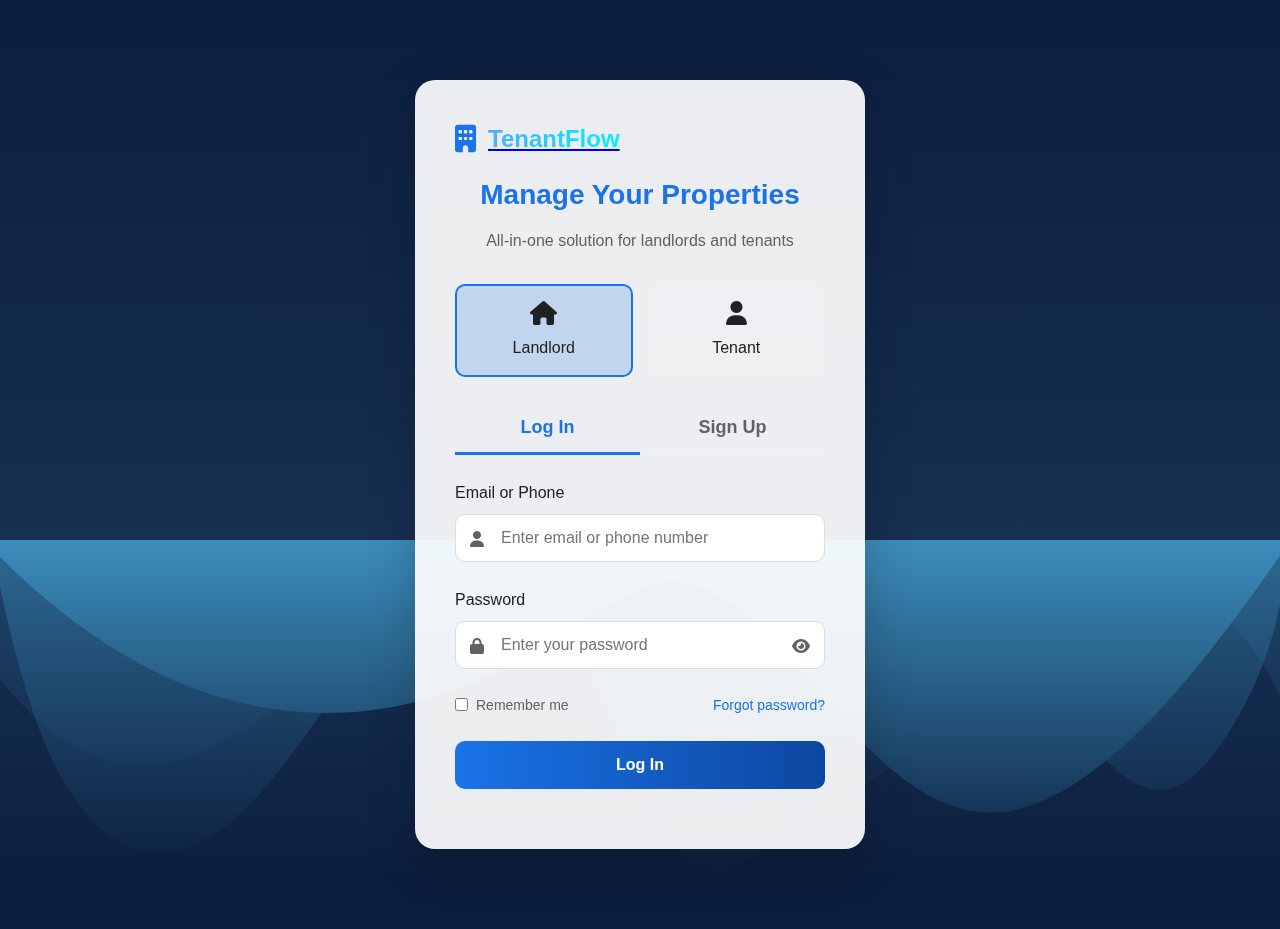
<file: FRONT/tenants.html>
<!DOCTYPE html>
<html lang="en">
<head>
    <meta charset="UTF-8">
    <meta name="viewport" content="width=device-width, initial-scale=1.0">
    <title>Tenants - TenantFlow</title>
    <link rel="stylesheet" href="https://cdnjs.cloudflare.com/ajax/libs/font-awesome/6.4.0/css/all.min.css">
    <link rel="stylesheet" href="dashboard.css">
    <style>
        /* Additional styles for tenant management */
        .tenant-actions {
            display: flex;
            gap: 10px;
        }
        
        .tenant-details {
            background: white;
            border-radius: 10px;
            padding: 20px;
            box-shadow: 0 5px 15px rgba(0, 0, 0, 0.05);
            margin-bottom: 20px;
        }
        
        .detail-row {
            display: flex;
            margin-bottom: 15px;
        }
        
        .detail-label {
            font-weight: 600;
            width: 150px;
            color: var(--gray);
        }
        
        .detail-value {
            flex: 1;
        }
    </style>
</head>
<body>
    <div class="sidebar">
        <div class="sidebar-header">
            <i class="fas fa-building"></i>
            <h2>TenantFlow</h2>
        </div>
        
        <div class="sidebar-menu">
            <a href="dashboard.html" class="menu-item">
                <i class="fas fa-chart-line"></i>
                <span>Dashboard</span>
            </a>
            <a href="tenants.html" class="menu-item active">
                <i class="fas fa-users"></i>
                <span>Tenants</span>
            </a>
            <a href="payments.html" class="menu-item">
                <i class="fas fa-dollar-sign"></i>
                <span>Payments</span>
            </a>
            <a href="complaints.html" class="menu-item">
                <i class="fas fa-tools"></i>
                <span>Complaints</span>
            </a>
            <a href="reminders.html" class="menu-item">
                <i class="fas fa-bell"></i>
                <span>Reminders</span>
            </a>
            <a href="reports.html" class="menu-item">
                <i class="fas fa-chart-pie"></i>
                <span>Reports</span>
            </a>
            <a href="settings.html" class="menu-item">
                <i class="fas fa-cog"></i>
                <span>Settings</span>
            </a>
            <a href="#" class="menu-item" id="logout-link">
                <i class="fas fa-sign-out-alt"></i>
                <span>Logout</span>
            </a>
        </div>
    </div>

    <div class="main-content">
        <div class="header">
            <div class="search-bar">
                <i class="fas fa-search"></i>
                <input type="text" placeholder="Search tenants...">
            </div>
            
            <div class="user-info">
                <i class="fas fa-bell"></i>
                <div class="notification-badge">5</div>
                <div class="user-avatar">LS</div>
                <span>Landlord Dashboard</span>
            </div>
        </div>

        <div class="content">
            <div class="page-title">
                <h1>Tenant Management</h1>
                <button class="btn btn-primary" id="addTenantBtn">
                    <i class="fas fa-plus"></i> Add Tenant
                </button>
            </div>

            <div class="table-container">
                <div class="table-header">
                    <h3>Current Tenants</h3>
                    <div class="filters">
                        <select>
                            <option>All Buildings</option>
                            <option>Building A</option>
                            <option>Building B</option>
                        </select>
                        <select>
                            <option>All Statuses</option>
                            <option>Active</option>
                            <option>Inactive</option>
                        </select>
                    </div>
                </div>
                
                <table>
                    <thead>
                        <tr>
                            <th>Name</th>
                            <th>Unit</th>
                            <th>Contact</th>
                            <th>Rent</th>
                            <th>Lease End</th>
                            <th>Status</th>
                            <th>Actions</th>
                        </tr>
                    </thead>
                    <tbody>
                        <tr>
                            <td>Sarah Johnson</td>
                            <td>Apt 302</td>
                            <td>sarah@email.com<br>(555) 123-4567</td>
                            <td>$1,250</td>
                            <td>Jun 30, 2024</td>
                            <td><span class="status status-paid">Active</span></td>
                            <td class="tenant-actions">
                                <button class="action-btn edit">Edit</button>
                                <button class="action-btn delete">Delete</button>
                            </td>
                        </tr>
                        <tr>
                            <td>Michael Chen</td>
                            <td>Apt 105</td>
                            <td>michael@email.com<br>(555) 987-6543</td>
                            <td>$1,100</td>
                            <td>Mar 15, 2024</td>
                            <td><span class="status status-paid">Active</span></td>
                            <td class="tenant-actions">
                                <button class="action-btn edit">Edit</button>
                                <button class="action-btn delete">Delete</button>
                            </td>
                        </tr>
                        <tr>
                            <td>Robert Davis</td>
                            <td>Apt 208</td>
                            <td>robert@email.com<br>(555) 456-7890</td>
                            <td>$1,350</td>
                            <td>Dec 31, 2023</td>
                            <td><span class="status status-overdue">Overdue</span></td>
                            <td class="tenant-actions">
                                <button class="action-btn edit">Edit</button>
                                <button class="action-btn delete">Delete</button>
                            </td>
                        </tr>
                    </tbody>
                </table>
            </div>
            
            <div class="tenant-details">
                <h3>Tenant Details</h3>
                <div class="detail-row">
                    <div class="detail-label">Full Name:</div>
                    <div class="detail-value">Sarah Johnson</div>
                </div>
                <div class="detail-row">
                    <div class="detail-label">Email:</div>
                    <div class="detail-value">sarah@email.com</div>
                </div>
                <div class="detail-row">
                    <div class="detail-label">Phone:</div>
                    <div class="detail-value">(555) 123-4567</div>
                </div>
                <div class="detail-row">
                    <div class="detail-label">Unit:</div>
                    <div class="detail-value">Apt 302, Building A</div>
                </div>
                <div class="detail-row">
                    <div class="detail-label">Lease Start:</div>
                    <div class="detail-value">Jul 1, 2022</div>
                </div>
                <div class="detail-row">
                    <div class="detail-label">Lease End:</div>
                    <div class="detail-value">Jun 30, 2024</div>
                </div>
                <div class="detail-row">
                    <div class="detail-label">Rent Amount:</div>
                    <div class="detail-value">$1,250/month</div>
                </div>
            </div>
        </div>
    </div>

    <script src="dashboard.js"></script>
    <script>
        // Add Tenant Button functionality
        document.getElementById('addTenantBtn')?.addEventListener('click', function() {
            alert('Tenant creation form would open here');
        });
        
        // Edit buttons
        document.querySelectorAll('.action-btn.edit').forEach(btn => {
            btn.addEventListener('click', function() {
                const row = this.closest('tr');
                const name = row.querySelector('td:first-child').textContent;
                alert(`Editing ${name}'s details`);
            });
        });
        
        // Delete buttons
        document.querySelectorAll('.action-btn.delete').forEach(btn => {
            btn.addEventListener('click', function() {
                const row = this.closest('tr');
                const name = row.querySelector('td:first-child').textContent;
                if(confirm(`Are you sure you want to delete ${name}'s record?`)) {
                    row.remove();
                }
            });
        });
    </script>
</body>
</html>
</file>
<file: FRONT/dashboard.css>
/* dashboard.css */
:root {
    --primary: #4361ee;
    --primary-dark: #3a0ca3;
    --secondary: #4cc9f0;
    --success: #2ecc71;
    --warning: #f39c12;
    --danger: #e74c3c;
    --dark: #2c3e50;
    --light: #f8f9fa;
    --gray: #95a5a6;
    --light-gray: #ecf0f1;
    --sidebar-width: 260px;
    --header-height: 70px;
}

* {
    margin: 0;
    padding: 0;
    box-sizing: border-box;
    font-family: 'Segoe UI', Tahoma, Geneva, Verdana, sans-serif;
}

body {
    background-color: #f5f7fb;
    color: #333;
    display: flex;
    min-height: 100vh;
}

/* Sidebar Styles */
.sidebar {
    width: var(--sidebar-width);
    background: linear-gradient(180deg, var(--primary), var(--primary-dark));
    color: white;
    height: 100vh;
    position: fixed;
    overflow-y: auto;
    transition: all 0.3s;
    z-index: 100;
    box-shadow: 0 0 15px rgba(0, 0, 0, 0.1);
}

.sidebar-header {
    padding: 20px;
    display: flex;
    align-items: center;
    border-bottom: 1px solid rgba(255, 255, 255, 0.1);
}

.sidebar-header h2 {
    font-weight: 600;
    font-size: 22px;
    margin-left: 10px;
}

.sidebar-menu {
    padding: 20px 0;
}

.menu-item {
    padding: 12px 20px;
    display: flex;
    align-items: center;
    cursor: pointer;
    transition: all 0.3s;
    border-left: 3px solid transparent;
    color: white;
    text-decoration: none;
}

.menu-item:hover, .menu-item.active {
    background: rgba(255, 255, 255, 0.1);
    border-left: 3px solid var(--secondary);
}

.menu-item i {
    width: 30px;
    font-size: 18px;
}

/* Main Content */
.main-content {
    flex: 1;
    margin-left: var(--sidebar-width);
    transition: all 0.3s;
}

/* Header */
.header {
    height: var(--header-height);
    background: white;
    display: flex;
    align-items: center;
    justify-content: space-between;
    padding: 0 30px;
    box-shadow: 0 2px 10px rgba(0, 0, 0, 0.05);
    position: sticky;
    top: 0;
    z-index: 90;
}

.search-bar {
    display: flex;
    align-items: center;
    background: var(--light-gray);
    padding: 8px 15px;
    border-radius: 30px;
    width: 300px;
}

.search-bar input {
    border: none;
    background: transparent;
    margin-left: 10px;
    width: 100%;
    outline: none;
}

.user-info {
    display: flex;
    align-items: center;
    position: relative;
    gap: 15px;
}

.user-info .notification-badge {
    position: absolute;
    top: -5px;
    left: 10px;
    background: var(--danger);
    color: white;
    border-radius: 50%;
    width: 18px;
    height: 18px;
    font-size: 10px;
    display: flex;
    align-items: center;
    justify-content: center;
}

.user-avatar {
    width: 40px;
    height: 40px;
    border-radius: 50%;
    background: var(--primary);
    color: white;
    display: flex;
    align-items: center;
    justify-content: center;
    font-weight: bold;
}

/* Content Area */
.content {
    padding: 30px;
}

.page-title {
    font-size: 24px;
    margin-bottom: 20px;
    color: var(--dark);
    display: flex;
    align-items: center;
    justify-content: space-between;
}

/* Dashboard Stats */
.stats-container {
    display: grid;
    grid-template-columns: repeat(auto-fit, minmax(250px, 1fr));
    gap: 20px;
    margin-bottom: 30px;
}

.stat-card {
    background: white;
    border-radius: 10px;
    padding: 20px;
    box-shadow: 0 5px 15px rgba(0, 0, 0, 0.05);
    display: flex;
    align-items: center;
    transition: transform 0.3s;
}

.stat-card:hover {
    transform: translateY(-5px);
    box-shadow: 0 8px 20px rgba(0, 0, 0, 0.1);
}

.stat-icon {
    width: 60px;
    height: 60px;
    border-radius: 12px;
    display: flex;
    align-items: center;
    justify-content: center;
    margin-right: 15px;
    font-size: 24px;
}

.bg-primary-light {
    background: rgba(67, 97, 238, 0.1);
    color: var(--primary);
}

.bg-success-light {
    background: rgba(46, 204, 113, 0.1);
    color: var(--success);
}

.bg-warning-light {
    background: rgba(243, 156, 18, 0.1);
    color: var(--warning);
}

.bg-danger-light {
    background: rgba(231, 76, 60, 0.1);
    color: var(--danger);
}

.stat-info h3 {
    font-size: 24px;
    margin-bottom: 5px;
}

.stat-info p {
    color: var(--gray);
    font-size: 14px;
}

/* Charts */
.charts-container {
    display: grid;
    grid-template-columns: 2fr 1fr;
    gap: 20px;
    margin-bottom: 30px;
}

.chart-card {
    background: white;
    border-radius: 10px;
    padding: 20px;
    box-shadow: 0 5px 15px rgba(0, 0, 0, 0.05);
}

.chart-header {
    display: flex;
    justify-content: space-between;
    align-items: center;
    margin-bottom: 20px;
}

.chart-title {
    font-size: 18px;
    font-weight: 600;
}

.chart-actions select {
    padding: 8px 12px;
    border-radius: 5px;
    border: 1px solid var(--light-gray);
    background: white;
    outline: none;
}

/* Tables */
.table-container {
    background: white;
    border-radius: 10px;
    padding: 20px;
    box-shadow: 0 5px 15px rgba(0, 0, 0, 0.05);
    overflow-x: auto;
}

.table-header {
    display: flex;
    justify-content: space-between;
    align-items: center;
    margin-bottom: 20px;
}

table {
    width: 100%;
    border-collapse: collapse;
    min-width: 800px;
}

th, td {
    padding: 15px;
    text-align: left;
    border-bottom: 1px solid var(--light-gray);
}

th {
    font-weight: 600;
    color: var(--dark);
    background: rgba(236, 240, 241, 0.5);
}

tr:hover {
    background: rgba(236, 240, 241, 0.3);
}

.status {
    padding: 5px 12px;
    border-radius: 20px;
    font-size: 12px;
    font-weight: 500;
    display: inline-block;
}

.status-paid {
    background: rgba(46, 204, 113, 0.1);
    color: var(--success);
}

.status-pending {
    background: rgba(243, 156, 18, 0.1);
    color: var(--warning);
}

.status-overdue {
    background: rgba(231, 76, 60, 0.1);
    color: var(--danger);
}

.status-open {
    background: rgba(52, 152, 219, 0.1);
    color: #3498db;
}

.status-resolved {
    background: rgba(46, 204, 113, 0.1);
    color: var(--success);
}

.action-btn {
    padding: 6px 12px;
    border-radius: 5px;
    border: none;
    color: white;
    cursor: pointer;
    font-size: 14px;
    transition: all 0.3s;
    margin-right: 5px;
}

.action-btn.edit {
    background: var(--warning);
}

.action-btn.delete {
    background: var(--danger);
}

.action-btn.resolve {
    background: var(--success);
}

.action-btn:hover {
    opacity: 0.9;
    transform: translateY(-2px);
}

/* Tabs */
.tabs {
    display: flex;
    border-bottom: 1px solid var(--light-gray);
    margin-bottom: 20px;
}

.tab {
    padding: 12px 20px;
    cursor: pointer;
    position: relative;
    color: var(--gray);
}

.tab.active {
    color: var(--primary);
    font-weight: 500;
}

.tab.active::after {
    content: '';
    position: absolute;
    bottom: -1px;
    left: 0;
    width: 100%;
    height: 3px;
    background: var(--primary);
}

/* Utility Classes */
.btn {
    padding: 10px 20px;
    border-radius: 8px;
    border: none;
    cursor: pointer;
    font-weight: 500;
    transition: all 0.3s;
    display: inline-flex;
    align-items: center;
    gap: 8px;
}

.btn-primary {
    background: var(--primary);
    color: white;
}

.btn-success {
    background: var(--success);
    color: white;
}

.btn-outline {
    background: transparent;
    border: 1px solid var(--primary);
    color: var(--primary);
}

.btn:hover {
    opacity: 0.9;
    transform: translateY(-2px);
    box-shadow: 0 4px 10px rgba(0, 0, 0, 0.1);
}

.hidden {
    display: none;
}

/* Responsive */
@media (max-width: 992px) {
    .charts-container {
        grid-template-columns: 1fr;
    }
}

@media (max-width: 768px) {
    .sidebar {
        width: 70px;
        overflow: visible;
    }
    
    .sidebar-header h2, .menu-item span {
        display: none;
    }
    
    .main-content {
        margin-left: 70px;
    }
    
    .search-bar {
        width: 200px;
    }
}

@media (max-width: 576px) {
    .header {
        flex-direction: column;
        height: auto;
        padding: 15px;
    }
    
    .search-bar {
        width: 100%;
        margin: 10px 0;
    }
    
    .user-info {
        align-self: flex-end;
    }
    
    .content {
        padding: 15px;
    }
    
    .table-header {
        flex-direction: column;
        align-items: flex-start;
    }
    
    .table-header .btn {
        margin-top: 10px;
        align-self: flex-end;
    }
    
    .page-title {
        flex-direction: column;
        align-items: flex-start;
        gap: 15px;
    }
    
    .page-title .btn {
        align-self: flex-start;
    }
}
</file>
<file: FRONT/styles.css>
/* styles.css */
/* CSS Reset and Base Styles */
* {
    margin: 0;
    padding: 0;
    box-sizing: border-box;
    font-family: 'Segoe UI', Tahoma, Geneva, Verdana, sans-serif;
}

:root {
    --primary: #1a73e8;
    --primary-dark: #0d47a1;
    --secondary: #34a853;
    --accent: #ff6b35;
    --light: #f8f9fa;
    --dark: #202124;
    --gray: #5f6368;
    --light-gray: #dadce0;
    --overlay: rgba(10, 20, 40, 0.85);
    --card-bg: rgba(255, 255, 255, 0.92);
}

body {
    background-color: #0c1e3d;
    color: var(--light);
    line-height: 1.6;
    overflow-x: hidden;
}

/* Background Cityscape */
.cityscape-bg {
    position: fixed;
    top: 0;
    left: 0;
    width: 100%;
    height: 100%;
    background: linear-gradient(to bottom, #0c1e3d, #1e3a5f);
    z-index: -2;
}

.cityscape {
    position: absolute;
    bottom: 0;
    width: 100%;
    height: 40%;
    background-image: 
        linear-gradient(to top, rgba(12, 30, 61, 1) 5%, transparent),
        url('data:image/svg+xml;utf8,<svg xmlns="http://www.w3.org/2000/svg" viewBox="0 0 1200 120" preserveAspectRatio="none"><path d="M0,0V46.29c47.79,22.2,103.59,32.17,158,28,70.36-5.37,136.33-33.31,206.8-37.5C438.64,32.43,512.34,53.67,583,72.05c69.27,18,138.3,24.88,209.4,13.08,36.15-6,69.85-17.84,104.45-29.34C989.49,25,1113-14.29,1200,52.47V0Z" opacity=".25" fill="%233c8dbc"/><path d="M0,0V15.81C13,36.92,27.64,56.86,47.69,72.05,99.41,111.27,165,111,224.58,91.58c31.15-10.15,60.09-26.07,89.67-39.8,40.92-19,84.73-46,130.83-49.67,36.26-2.85,70.9,9.42,98.6,31.56,31.77,25.39,62.32,62,103.63,73,40.44,10.79,81.35-6.69,119.13-24.28s75.16-39,116.92-43.05c59.73-5.85,113.28,22.88,168.9,38.84,30.2,8.66,59,6.17,87.09-7.5,22.43-10.89,48-26.93,60.65-49.24V0Z" opacity=".5" fill="%233c8dbc"/><path d="M0,0V5.63C149.93,59,314.09,71.32,475.83,42.57c43-7.64,84.23-20.12,127.61-26.46,59-8.63,112.48,12.24,165.56,35.4C827.93,77.22,886,95.24,951.2,90c86.53-7,172.46-45.71,248.8-84.81V0Z" fill="%233c8dbc"/></svg>');
    background-size: 100% 100%;
    background-repeat: no-repeat;
    z-index: -1;
}

/* Container */
.container {
    max-width: 1200px;
    margin: 0 auto;
    padding: 0 20px;
}

/* Header & Navigation */
header {
    padding: 20px 0;
    background-color: var(--overlay);
    position: sticky;
    top: 0;
    z-index: 100;
    backdrop-filter: blur(10px);
    border-bottom: 1px solid rgba(255, 255, 255, 0.1);
}

.navbar {
    display: flex;
    justify-content: space-between;
    align-items: center;
}

.logo {
    display: flex;
    align-items: center;
    gap: 12px;
}

.logo-icon {
    font-size: 28px;
    color: var(--primary);
}

.logo-text {
    font-size: 24px;
    font-weight: 700;
    background: linear-gradient(to right, #4facfe, #00f2fe);
    -webkit-background-clip: text;
    background-clip: text;
    -webkit-text-fill-color: transparent;
}

.nav-links {
    display: flex;
    gap: 30px;
    list-style: none;
}

.nav-links a {
    color: var(--light);
    text-decoration: none;
    font-weight: 500;
    font-size: 16px;
    transition: color 0.3s;
    position: relative;
}

.nav-links a:hover {
    color: var(--primary);
}

.nav-links a::after {
    content: '';
    position: absolute;
    bottom: -5px;
    left: 0;
    width: 0;
    height: 2px;
    background: var(--primary);
    transition: width 0.3s;
}

.nav-links a:hover::after {
    width: 100%;
}

.cta-button {
    background: linear-gradient(to right, var(--primary), var(--primary-dark));
    color: white;
    border: none;
    padding: 10px 24px;
    border-radius: 30px;
    font-weight: 600;
    font-size: 16px;
    cursor: pointer;
    transition: all 0.3s;
    box-shadow: 0 4px 15px rgba(26, 115, 232, 0.3);
}

.cta-button:hover {
    transform: translateY(-3px);
    box-shadow: 0 6px 20px rgba(26, 115, 232, 0.4);
}

/* Hero Section */
.hero {
    padding: 100px 0 70px;
    text-align: center;
    max-width: 800px;
    margin: 0 auto;
    position: relative;
}

.hero h1 {
    font-size: 3.5rem;
    font-weight: 800;
    margin-bottom: 20px;
    line-height: 1.2;
    background: linear-gradient(to right, #fff, #a1c4fd);
    -webkit-background-clip: text;
    background-clip: text;
    -webkit-text-fill-color: transparent;
}

.hero p {
    font-size: 1.25rem;
    color: #c2d1e5;
    margin-bottom: 40px;
    max-width: 700px;
    margin-left: auto;
    margin-right: auto;
}

.hero-buttons {
    display: flex;
    justify-content: center;
    gap: 20px;
    margin-top: 30px;
}

.secondary-button {
    background: transparent;
    color: var(--light);
    border: 2px solid var(--primary);
    padding: 10px 24px;
    border-radius: 30px;
    font-weight: 600;
    font-size: 16px;
    cursor: pointer;
    transition: all 0.3s;
}

.secondary-button:hover {
    background: rgba(26, 115, 232, 0.1);
}

/* Features Section */
.features {
    padding: 100px 0;
    background: var(--overlay);
    backdrop-filter: blur(10px);
    border-radius: 20px;
    margin: 40px;
    border: 1px solid rgba(255, 255, 255, 0.1);
}

.section-header {
    text-align: center;
    margin-bottom: 60px;
}

.section-title {
    font-size: 2.5rem;
    margin-bottom: 15px;
    color: white;
}

.section-subtitle {
    font-size: 1.1rem;
    color: #a1c4fd;
    max-width: 600px;
    margin: 0 auto;
}

.features-grid {
    display: grid;
    grid-template-columns: repeat(auto-fit, minmax(300px, 1fr));
    gap: 30px;
    padding: 0 20px;
}

.feature-card {
    background: var(--card-bg);
    border-radius: 15px;
    padding: 30px;
    color: var(--dark);
    box-shadow: 0 10px 30px rgba(0, 0, 0, 0.1);
    transition: transform 0.3s, box-shadow 0.3s;
}

.feature-card:hover {
    transform: translateY(-10px);
    box-shadow: 0 15px 40px rgba(0, 0, 0, 0.2);
}

.feature-icon {
    font-size: 40px;
    margin-bottom: 20px;
    color: var(--primary);
}

.feature-card h3 {
    font-size: 1.5rem;
    margin-bottom: 15px;
}

.feature-card p {
    color: var(--gray);
}

/* Dashboard Section */
.dashboard {
    padding: 100px 0;
    text-align: center;
}

.dashboard-preview {
    display: flex;
    justify-content: center;
    gap: 30px;
    flex-wrap: wrap;
}

.dashboard-card {
    background: var(--overlay);
    border-radius: 15px;
    padding: 30px;
    width: 250px;
    border: 1px solid rgba(255, 255, 255, 0.1);
    transition: transform 0.3s;
}

.dashboard-card:hover {
    transform: scale(1.05);
}

.dashboard-card i {
    font-size: 48px;
    margin-bottom: 20px;
    color: var(--primary);
}

.dashboard-card h3 {
    font-size: 1.5rem;
    margin-bottom: 10px;
}

/* Footer */
footer {
    padding: 40px 0;
    background: var(--overlay);
    border-top: 1px solid rgba(255, 255, 255, 0.1);
    text-align: center;
}

footer p {
    margin-bottom: 20px;
    color: #a1c4fd;
}

.social-links {
    display: flex;
    justify-content: center;
    gap: 20px;
}

.social-links a {
    color: var(--light);
    font-size: 24px;
    transition: color 0.3s;
}

.social-links a:hover {
    color: var(--primary);
}

/* Login Page Styles */
.login-container {
    max-width: 450px;
    width: 90%;
    margin: 80px auto;
    background: rgba(255, 255, 255, 0.92);
    border-radius: 20px;
    padding: 40px;
    box-shadow: 0 15px 50px rgba(0, 0, 0, 0.2);
    color: #202124;
    position: relative;
    z-index: 10;
}

.login-header {
    text-align: center;
    margin-bottom: 30px;
}

.login-header h2 {
    font-size: 28px;
    margin: 15px 0 10px;
    color: #1a73e8;
}

.login-header p {
    color: #5f6368;
}

.login-tabs {
    display: flex;
    margin-bottom: 25px;
    border-bottom: 2px solid #f0f0f0;
}

.tab-btn {
    flex: 1;
    padding: 15px;
    background: none;
    border: none;
    font-size: 18px;
    font-weight: 600;
    color: #5f6368;
    cursor: pointer;
    transition: all 0.3s;
    position: relative;
}

.tab-btn.active {
    color: #1a73e8;
}

.tab-btn::after {
    content: '';
    position: absolute;
    bottom: -2px;
    left: 0;
    width: 100%;
    height: 3px;
    background: #1a73e8;
    transform: scaleX(0);
    transition: transform 0.3s;
}

.tab-btn.active::after {
    transform: scaleX(1);
}

.login-form {
    display: none;
    animation: fadeIn 0.4s;
}

.login-form.active {
    display: block;
}

@keyframes fadeIn {
    from { opacity: 0; transform: translateY(10px); }
    to { opacity: 1; transform: translateY(0); }
}

.form-group {
    position: relative;
    margin-bottom: 25px;
}

.form-group label {
    display: block;
    margin-bottom: 8px;
    font-weight: 500;
    color: #202124;
}

.form-group input {
    width: 100%;
    padding: 14px 15px 14px 45px;
    border-radius: 10px;
    border: 1px solid #dadce0;
    background: #fff;
    color: #202124;
    font-size: 16px;
    transition: all 0.3s;
}

.form-group input:focus {
    outline: none;
    border-color: #1a73e8;
    box-shadow: 0 0 0 3px rgba(26, 115, 232, 0.1);
}

.form-group i {
    position: absolute;
    left: 15px;
    bottom: 15px;
    color: #5f6368;
}

.form-group .toggle-password {
    left: auto;
    right: 15px;
    cursor: pointer;
}

.form-options {
    display: flex;
    justify-content: space-between;
    align-items: center;
    margin-bottom: 25px;
    font-size: 14px;
}

.form-options label {
    display: flex;
    align-items: center;
    color: #5f6368;
    cursor: pointer;
}

.form-options input {
    width: auto;
    margin-right: 8px;
}

.form-options a {
    color: #1a73e8;
    text-decoration: none;
    transition: opacity 0.3s;
}

.form-options a:hover {
    opacity: 0.8;
}

.auth-btn {
    width: 100%;
    padding: 15px;
    background: linear-gradient(to right, #1a73e8, #0d47a1);
    color: white;
    border: none;
    border-radius: 10px;
    font-size: 16px;
    font-weight: 600;
    cursor: pointer;
    transition: all 0.3s;
    margin-bottom: 20px;
}

.auth-btn:hover {
    transform: translateY(-3px);
    box-shadow: 0 5px 15px rgba(26, 115, 232, 0.4);
}

.login-redirect {
    text-align: center;
    font-size: 15px;
    color: #5f6368;
    margin-top: 15px;
}

.login-redirect a {
    color: #1a73e8;
    text-decoration: none;
    font-weight: 500;
    transition: opacity 0.3s;
}

.login-redirect a:hover {
    opacity: 0.8;
}

/* Responsive adjustments */
@media (max-width: 768px) {
    .navbar {
        flex-direction: column;
        gap: 20px;
    }

    .hero h1 {
        font-size: 2.5rem;
    }

    .hero-buttons {
        flex-direction: column;
        align-items: center;
    }

    .features {
        margin: 20px;
    }

    .dashboard-card {
        width: 100%;
        max-width: 300px;
    }

    .login-container {
        padding: 30px;
    }
}

@media (max-width: 480px) {
    .nav-links {
        flex-direction: column;
        align-items: center;
        gap: 15px;
    }

    .hero h1 {
        font-size: 2rem;
    }

    .features-grid {
        grid-template-columns: 1fr;
    }
    
    .social-login {
        flex-direction: column;
    }
    
    .login-container {
        padding: 25px 20px;
        margin: 40px auto;
    }
}
</file>
